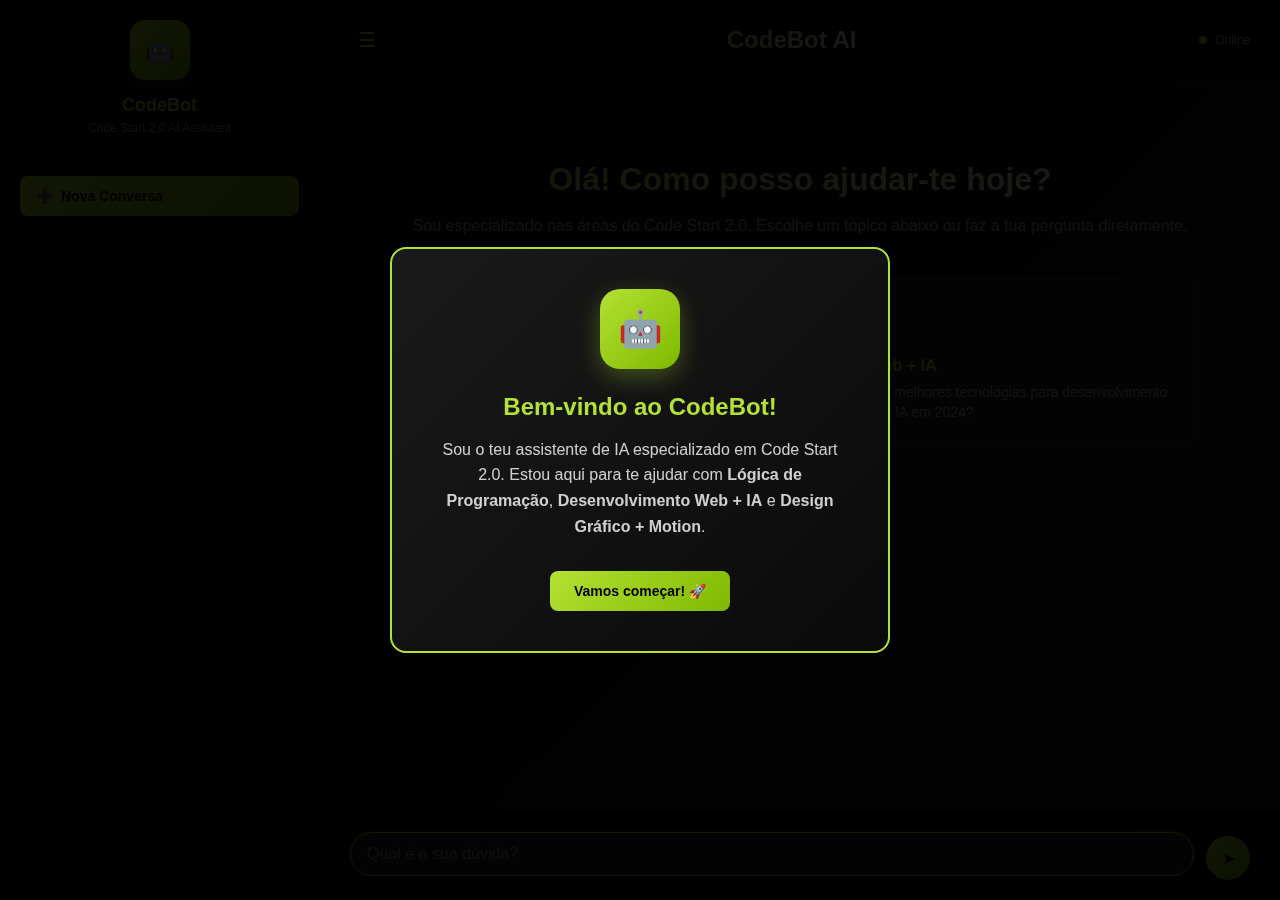
<file: assistente.html>
<!DOCTYPE html>
<html lang="pt">
  <head>
    <meta charset="UTF-8" />
    <meta
      name="viewport"
      content="width=device-width, initial-scale=1.0, maximum-scale=1.0, user-scalable=no"
    />
    <title>CodeBot - Assistente Code Start 2.0</title>
    <style>
      * {
        margin: 0;
        padding: 0;
        box-sizing: border-box;
      }

      body {
        font-family: Arial, sans-serif;
        background: linear-gradient(135deg, #0a0a0a 0%, #1a1a1a 100%);
        color: #ffffff;
        height: 100vh;
        overflow: hidden;
      }

      .app-container {
        display: flex;
        height: 100vh;
        position: relative;
      }

      /* Sidebar */
      .sidebar {
        width: 320px;
        background: rgba(0, 0, 0, 0.8);
        backdrop-filter: blur(10px);
        border-right: 1px solid rgba(179, 226, 52, 0.2);
        display: flex;
        flex-direction: column;
        transition: transform 0.3s ease;
        z-index: 100;
      }

      .sidebar.hidden {
        transform: translateX(-100%);
      }

      .sidebar-header {
        padding: 20px;
        border-bottom: 1px solid rgba(179, 226, 52, 0.1);
        text-align: center;
      }

      .logo {
        width: 60px;
        height: 60px;
        background: linear-gradient(135deg, #b3e234, #7fb800);
        border-radius: 15px;
        display: flex;
        align-items: center;
        justify-content: center;
        margin: 0 auto 15px;
        font-size: 24px;
        color: #000;
        box-shadow: 0 4px 20px rgba(179, 226, 52, 0.3);
      }

      .app-title {
        font-size: 18px;
        font-weight: bold;
        color: #b3e234;
        margin-bottom: 5px;
      }

      .app-subtitle {
        font-size: 12px;
        color: rgba(255, 255, 255, 0.6);
      }

      .new-chat-btn {
        margin: 20px;
        padding: 12px 16px;
        background: linear-gradient(135deg, #b3e234, #7fb800);
        border: none;
        border-radius: 8px;
        color: #000;
        font-weight: bold;
        cursor: pointer;
        transition: all 0.2s ease;
        display: flex;
        align-items: center;
        gap: 8px;
        font-size: 14px;
      }

      .new-chat-btn:hover {
        transform: translateY(-2px);
        box-shadow: 0 4px 12px rgba(179, 226, 52, 0.4);
      }

      .chat-list {
        flex: 1;
        overflow-y: auto;
        padding: 0 20px 20px;
      }

      .chat-item {
        padding: 12px 16px;
        margin-bottom: 8px;
        background: rgba(255, 255, 255, 0.05);
        border: 1px solid rgba(255, 255, 255, 0.1);
        border-radius: 8px;
        cursor: pointer;
        transition: all 0.2s ease;
        position: relative;
      }

      .chat-item:hover {
        background: rgba(179, 226, 52, 0.1);
        border-color: rgba(179, 226, 52, 0.3);
      }

      .chat-item.active {
        background: rgba(179, 226, 52, 0.15);
        border-color: rgba(179, 226, 52, 0.5);
      }

      .chat-item.active::before {
        content: "";
        position: absolute;
        left: 0;
        top: 0;
        width: 3px;
        height: 100%;
        background: #b3e234;
        border-radius: 0 2px 2px 0;
      }

      .chat-title {
        font-size: 13px;
        font-weight: 500;
        margin-bottom: 4px;
        white-space: nowrap;
        overflow: hidden;
        text-overflow: ellipsis;
      }

      .chat-time {
        font-size: 11px;
        color: rgba(255, 255, 255, 0.5);
      }

      /* Main Content */
      .main-content {
        flex: 1;
        display: flex;
        flex-direction: column;
        position: relative;
      }

      .header {
        padding: 20px 30px;
        background: rgba(0, 0, 0, 0.6);
        backdrop-filter: blur(10px);
        border-bottom: 1px solid rgba(255, 255, 255, 0.1);
        display: flex;
        align-items: center;
        justify-content: space-between;
      }

      .sidebar-toggle {
        background: none;
        border: none;
        color: #b3e234;
        font-size: 20px;
        cursor: pointer;
        padding: 8px;
        border-radius: 6px;
        transition: background 0.2s ease;
      }

      .sidebar-toggle:hover {
        background: rgba(179, 226, 52, 0.1);
      }

      .header-title {
        font-size: 24px;
        font-weight: bold;
        background: linear-gradient(135deg, #b3e234, #ffffff);
        -webkit-background-clip: text;
        -webkit-text-fill-color: transparent;
      }

      .status {
        display: flex;
        align-items: center;
        gap: 8px;
        font-size: 12px;
        color: rgba(255, 255, 255, 0.7);
      }

      .status-dot {
        width: 8px;
        height: 8px;
        background: #b3e234;
        border-radius: 50%;
        animation: pulse 2s infinite;
      }

      @keyframes pulse {
        0%,
        100% {
          opacity: 1;
        }
        50% {
          opacity: 0.5;
        }
      }

      /* Chat Area */
      .chat-area {
        flex: 1;
        overflow-y: auto;
        padding: 30px;
        background: linear-gradient(
          135deg,
          rgba(0, 0, 0, 0.3) 0%,
          rgba(179, 226, 52, 0.02) 100%
        );
        -webkit-overflow-scrolling: touch;
        overscroll-behavior: contain;
      }

      .welcome-screen {
        text-align: center;
        max-width: 800px;
        margin: 50px auto;
      }

      .welcome-title {
        font-size: 32px;
        font-weight: bold;
        background: linear-gradient(135deg, #b3e234, #ffffff);
        -webkit-background-clip: text;
        -webkit-text-fill-color: transparent;
        margin-bottom: 16px;
      }

      .welcome-subtitle {
        font-size: 16px;
        color: rgba(255, 255, 255, 0.7);
        margin-bottom: 40px;
        line-height: 1.5;
      }

      .suggestions-grid {
        display: grid;
        grid-template-columns: repeat(auto-fit, minmax(280px, 1fr));
        gap: 20px;
        margin-top: 40px;
      }

      .suggestion-card {
        background: rgba(255, 255, 255, 0.06);
        border: 1px solid rgba(255, 255, 255, 0.1);
        border-radius: 12px;
        padding: 24px;
        cursor: pointer;
        transition: all 0.3s ease;
        text-align: left;
      }

      .suggestion-card:hover {
        background: rgba(179, 226, 52, 0.1);
        border-color: rgba(179, 226, 52, 0.3);
        transform: translateY(-2px);
        box-shadow: 0 8px 25px rgba(179, 226, 52, 0.15);
      }

      .suggestion-icon {
        font-size: 32px;
        margin-bottom: 16px;
        display: block;
      }

      .suggestion-title {
        font-size: 16px;
        font-weight: bold;
        color: #b3e234;
        margin-bottom: 8px;
      }

      .suggestion-description {
        font-size: 14px;
        color: rgba(255, 255, 255, 0.7);
        line-height: 1.4;
      }

      /* Messages */
      .message {
        margin-bottom: 24px;
        animation: slideIn 0.3s ease-out;
      }

      @keyframes slideIn {
        from {
          opacity: 0;
          transform: translateY(20px);
        }
        to {
          opacity: 1;
          transform: translateY(0);
        }
      }

      .message.user {
        display: flex;
        justify-content: flex-end;
      }

      .message.assistant {
        display: flex;
        justify-content: flex-start;
      }

      .message-bubble {
        max-width: 70%;
        padding: 16px 20px;
        border-radius: 18px;
        position: relative;
        word-wrap: break-word;
      }

      .message.user .message-bubble {
        background: linear-gradient(135deg, #b3e234, #7fb800);
        color: #000;
        border-bottom-right-radius: 4px;
      }

      .message.assistant .message-bubble {
        background: rgba(255, 255, 255, 0.08);
        color: #ffffff;
        border: 1px solid rgba(255, 255, 255, 0.1);
        border-bottom-left-radius: 4px;
      }

      .message-content {
        line-height: 1.5;
        font-size: 14px;
      }

      .message-content h3 {
        color: #b3e234;
        font-size: 16px;
        margin: 16px 0 8px 0;
      }

      .message-content h4 {
        color: #b3e234;
        font-size: 14px;
        margin: 12px 0 6px 0;
      }

      .message-content ul,
      .message-content ol {
        margin: 8px 0 8px 20px;
      }

      .message-content li {
        margin: 4px 0;
      }

      .message-content code {
        background: rgba(179, 226, 52, 0.2);
        color: #b3e234;
        padding: 2px 6px;
        border-radius: 4px;
        font-family: "Courier New", monospace;
        font-size: 13px;
      }

      .message-content strong {
        color: #b3e234;
        font-weight: bold;
      }

      /* Typing Indicator */
      .typing-indicator {
        display: none;
        justify-content: flex-start;
        margin-bottom: 24px;
      }

      .typing-bubble {
        background: rgba(255, 255, 255, 0.08);
        border: 1px solid rgba(255, 255, 255, 0.1);
        border-radius: 18px;
        border-bottom-left-radius: 4px;
        padding: 16px 20px;
        display: flex;
        align-items: center;
        gap: 12px;
      }

      .typing-text {
        color: #b3e234;
        font-size: 14px;
        font-weight: 500;
      }

      .typing-dots {
        display: flex;
        gap: 4px;
      }

      .typing-dot {
        width: 6px;
        height: 6px;
        background: #b3e234;
        border-radius: 50%;
        animation: bounce 1.4s infinite ease-in-out;
      }

      .typing-dot:nth-child(1) {
        animation-delay: -0.32s;
      }
      .typing-dot:nth-child(2) {
        animation-delay: -0.16s;
      }
      .typing-dot:nth-child(3) {
        animation-delay: 0s;
      }

      @keyframes bounce {
        0%,
        80%,
        100% {
          transform: scale(0);
          opacity: 0.3;
        }
        40% {
          transform: scale(1);
          opacity: 1;
        }
      }

      /* Input Area */
      .input-area {
        padding: 20px 30px;
        background: rgba(0, 0, 0, 0.8);
        backdrop-filter: blur(10px);
        border-top: 1px solid rgba(255, 255, 255, 0.1);
      }

      .input-container {
        display: flex;
        gap: 12px;
        align-items: flex-end;
        max-width: 100%;
      }

      .input-wrapper {
        flex: 1;
        position: relative;
      }

      .message-input {
        width: 100%;
        min-height: 44px;
        max-height: 120px;
        padding: 12px 16px;
        background: rgba(255, 255, 255, 0.08);
        border: 1px solid rgba(255, 255, 255, 0.2);
        border-radius: 22px;
        color: #ffffff;
        font-size: 16px;
        font-family: Arial, sans-serif;
        resize: none;
        outline: none;
        transition: all 0.2s ease;
      }

      .message-input:focus {
        border-color: #b3e234;
        background: rgba(255, 255, 255, 0.12);
        box-shadow: 0 0 0 2px rgba(179, 226, 52, 0.2);
      }

      .message-input::placeholder {
        color: rgba(255, 255, 255, 0.5);
      }

      .send-btn {
        width: 44px;
        height: 44px;
        background: linear-gradient(135deg, #b3e234, #7fb800);
        border: none;
        border-radius: 50%;
        color: #000;
        font-size: 16px;
        cursor: pointer;
        transition: all 0.2s ease;
        display: flex;
        align-items: center;
        justify-content: center;
        flex-shrink: 0;
      }

      .send-btn:hover {
        transform: scale(1.05);
        box-shadow: 0 4px 12px rgba(179, 226, 52, 0.4);
      }

      .send-btn:disabled {
        opacity: 0.5;
        cursor: not-allowed;
        transform: none;
      }

      /* Welcome Modal */
      .modal {
        position: fixed;
        top: 0;
        left: 0;
        width: 100%;
        height: 100%;
        background: rgba(0, 0, 0, 0.9);
        display: flex;
        align-items: center;
        justify-content: center;
        z-index: 1000;
        animation: modalFadeIn 0.3s ease-out;
      }

      @keyframes modalFadeIn {
        from {
          opacity: 0;
        }
        to {
          opacity: 1;
        }
      }

      .modal-content {
        background: linear-gradient(135deg, #1a1a1a, #0a0a0a);
        border: 2px solid #b3e234;
        border-radius: 16px;
        padding: 40px;
        max-width: 500px;
        width: 90%;
        text-align: center;
        animation: modalSlideIn 0.4s ease-out;
      }

      @keyframes modalSlideIn {
        from {
          opacity: 0;
          transform: scale(0.9) translateY(-20px);
        }
        to {
          opacity: 1;
          transform: scale(1) translateY(0);
        }
      }

      .modal-logo {
        width: 80px;
        height: 80px;
        background: linear-gradient(135deg, #b3e234, #7fb800);
        border-radius: 20px;
        display: flex;
        align-items: center;
        justify-content: center;
        margin: 0 auto 24px;
        font-size: 36px;
        color: #000;
        box-shadow: 0 8px 25px rgba(179, 226, 52, 0.3);
      }

      .modal-title {
        font-size: 24px;
        font-weight: bold;
        color: #b3e234;
        margin-bottom: 16px;
      }

      .modal-description {
        font-size: 16px;
        color: rgba(255, 255, 255, 0.8);
        line-height: 1.6;
        margin-bottom: 32px;
      }

      .modal-btn {
        background: linear-gradient(135deg, #b3e234, #7fb800);
        border: none;
        padding: 12px 24px;
        border-radius: 8px;
        color: #000;
        font-weight: bold;
        font-size: 14px;
        cursor: pointer;
        transition: all 0.2s ease;
      }

      .modal-btn:hover {
        transform: translateY(-2px);
        box-shadow: 0 4px 12px rgba(179, 226, 52, 0.4);
      }

      /* Scrollbar */
      ::-webkit-scrollbar {
        width: 6px;
      }

      ::-webkit-scrollbar-track {
        background: rgba(255, 255, 255, 0.05);
      }

      ::-webkit-scrollbar-thumb {
        background: rgba(179, 226, 52, 0.6);
        border-radius: 3px;
      }

      ::-webkit-scrollbar-thumb:hover {
        background: rgba(179, 226, 52, 0.8);
      }

      /* Responsive */
      /* Substitui/atualiza as media queries existentes */
      @media (max-width: 768px) {
        .sidebar {
          width: 80%;
          max-width: 320px;
          position: fixed;
          height: 100%;
          z-index: 200;
          transform: translateX(-100%);
        }

        .sidebar.visible {
          transform: translateX(0);
        }

        .sidebar-overlay {
          display: none;
          position: fixed;
          top: 0;
          left: 0;
          width: 100%;
          height: 100%;
          background: rgba(0, 0, 0, 0.7);
          z-index: 150;
        }

        .sidebar-overlay.active {
          display: block;
        }

        .header {
          padding: 15px 20px;
        }

        .chat-area {
          padding: 20px;
        }

        .input-area {
          padding: 15px 20px;
        }

        .suggestions-grid {
          grid-template-columns: 1fr;
          gap: 15px;
        }

        .suggestion-card {
          padding: 20px;
        }
      }

      /* Overlay for mobile sidebar */
      .sidebar-overlay {
        position: fixed;
        top: 0;
        left: 0;
        width: 100%;
        height: 100%;
        background: rgba(0, 0, 0, 0.5);
        z-index: 150;
        display: none;
      }

      @media (max-width: 768px) {
        .sidebar-overlay.active {
          display: block;
        }
      }
    </style>
  </head>
  <body>
    <!-- Welcome Modal -->
    <div id="welcomeModal" class="modal" style="display: none">
      <div class="modal-content">
        <div class="modal-logo">🤖</div>
        <h2 class="modal-title">Bem-vindo ao CodeBot!</h2>
        <p class="modal-description">
          Sou o teu assistente de IA especializado em Code Start 2.0. Estou aqui
          para te ajudar com <strong>Lógica de Programação</strong>,
          <strong>Desenvolvimento Web + IA</strong> e
          <strong>Design Gráfico + Motion</strong>.
        </p>
        <button class="modal-btn" onclick="closeWelcomeModal()">
          Vamos começar! 🚀
        </button>
      </div>
    </div>

    <!-- Sidebar Overlay for Mobile -->
    <div
      class="sidebar-overlay"
      id="sidebarOverlay"
      onclick="toggleSidebar()"
    ></div>

    <div class="app-container">
      <!-- Sidebar -->
      <div class="sidebar" id="sidebar">
        <div class="sidebar-header">
          <div class="logo">🤖</div>
          <div class="app-title">
            <a
              href="https://codestart20.vercel.app"
              style="color: #b3e234; text-decoration: none"
              >CodeBot</a
            >
          </div>
          <div class="app-subtitle">Code Start 2.0 AI Assistant</div>
        </div>

        <button class="new-chat-btn" onclick="startNewChat()">
          <span>➕</span>
          Nova Conversa
        </button>

        <div class="chat-list" id="chatList">
          <!-- Chat history will be loaded here -->
        </div>
      </div>

      <!-- Main Content -->
      <div class="main-content">
        <div class="header">
          <button class="sidebar-toggle" onclick="toggleSidebar()">☰</button>
          <h1 class="header-title">CodeBot AI</h1>
          <div class="status">
            <div class="status-dot"></div>
            Online
          </div>
        </div>

        <div class="chat-area" id="chatArea">
          <!-- Welcome Screen -->
          <div class="welcome-screen" id="welcomeScreen">
            <h2 class="welcome-title">Olá! Como posso ajudar-te hoje?</h2>
            <p class="welcome-subtitle">
              Sou especializado nas áreas do Code Start 2.0. Escolhe um tópico
              abaixo ou faz a tua pergunta diretamente.
            </p>

            <div class="suggestions-grid">
              <div
                class="suggestion-card"
                onclick="sendSuggestion('Como posso começar a aprender lógica de programação do zero?')"
              >
                <span class="suggestion-icon">🧠</span>
                <h4 class="suggestion-title">Lógica de Programação</h4>
                <p class="suggestion-description">
                  Como posso começar a aprender lógica de programação do zero?
                </p>
              </div>

              <div
                class="suggestion-card"
                onclick="sendSuggestion('Quais as melhores tecnologias para desenvolvimento web com IA em 2024?')"
              >
                <span class="suggestion-icon">🌐</span>
                <h4 class="suggestion-title">Dev Web + IA</h4>
                <p class="suggestion-description">
                  Quais as melhores tecnologias para desenvolvimento web com IA
                  em 2024?
                </p>
              </div>

              <div
                class="suggestion-card"
                onclick="sendSuggestion('Como criar designs gráficos profissionais e animações impactantes?')"
              >
                <span class="suggestion-icon">🎨</span>
                <h4 class="suggestion-title">Design Gráfico + Motion</h4>
                <p class="suggestion-description">
                  Como criar designs gráficos profissionais e animações
                  impactantes?
                </p>
              </div>
            </div>
          </div>

          <!-- Typing Indicator -->
          <div class="typing-indicator" id="typingIndicator">
            <div class="typing-bubble">
              <span class="typing-text">CodeBot está a responder</span>
              <div class="typing-dots">
                <div class="typing-dot"></div>
                <div class="typing-dot"></div>
                <div class="typing-dot"></div>
              </div>
            </div>
          </div>
        </div>

        <div class="input-area">
          <div class="input-container">
            <div class="input-wrapper">
              <textarea
                id="messageInput"
                class="message-input"
                placeholder="Qual é a sua dúvida?"
                rows="1"
                onkeydown="handleKeyDown(event)"
                oninput="autoResize(this)"
              ></textarea>
            </div>
            <button
              id="sendBtn"
              class="send-btn"
              onclick="sendMessage()"
              title="Enviar mensagem"
            >
              ➤
            </button>
          </div>
        </div>
      </div>
    </div>

    <script>
      class CodeBotAssistant {
        constructor() {
          // CONFIGURA AQUI A TUA API KEY DO GEMINI
          this.webhookUrl = "https://2b980ae7c4e1.ngrok-free.app/webhook/codebot";

          this.currentChatId = null;
          this.chats = this.loadChats();
          this.sidebarVisible = true;

          this.init();
        }

        init() {
          this.loadChatHistory();
          this.checkFirstVisit();
          this.setupEventListeners();

          // Focus input
          document.getElementById("messageInput").focus();
        }

        checkFirstVisit() {
          const hasVisited = localStorage.getItem("codebotHasVisited");
          if (!hasVisited) {
            document.getElementById("welcomeModal").style.display = "flex";
            localStorage.setItem("codebotHasVisited", "true");
          }
        }

        setupEventListeners() {
          // Auto-resize textarea
          const input = document.getElementById("messageInput");
          input.addEventListener("input", () => this.autoResize(input));

          // Handle window resize
          window.addEventListener("resize", () => this.handleResize());
        }

        // Chat Management
        loadChats() {
          const saved = localStorage.getItem("codebotChats");
          return saved ? JSON.parse(saved) : {};
        }

        saveChats() {
          localStorage.setItem("codebotChats", JSON.stringify(this.chats));
        }

        generateChatId() {
          return (
            "chat_" + Date.now() + "_" + Math.random().toString(36).substr(2, 9)
          );
        }

        startNewChat() {
          this.currentChatId = this.generateChatId();
          this.chats[this.currentChatId] = {
            title: "Nova Conversa",
            messages: [],
            timestamp: Date.now(),
          };
          this.saveChats();
          this.loadChatHistory();
          this.clearChatArea();
          this.showWelcomeScreen();

          // Focus input
          document.getElementById("messageInput").focus();
        }

        loadChat(chatId) {
          this.currentChatId = chatId;
          this.clearChatArea();

          const chat = this.chats[chatId];
          if (chat && chat.messages.length > 0) {
            chat.messages.forEach((msg) => {
              this.displayMessage(msg.content, msg.role);
            });
          } else {
            this.showWelcomeScreen();
          }

          this.updateActiveChatItem();
          this.scrollToBottom();
        }

        updateChatTitle(chatId, firstMessage) {
          if (this.chats[chatId]) {
            const title =
              firstMessage.length > 50
                ? firstMessage.substring(0, 50) + "..."
                : firstMessage;
            this.chats[chatId].title = title;
            this.saveChats();
            this.loadChatHistory();
          }
        }

        loadChatHistory() {
          const chatList = document.getElementById("chatList");
          chatList.innerHTML = "";

          const sortedChats = Object.entries(this.chats).sort(
            ([, a], [, b]) => b.timestamp - a.timestamp
          );

          sortedChats.forEach(([chatId, chat]) => {
            const chatItem = document.createElement("div");
            chatItem.className = "chat-item";
            if (chatId === this.currentChatId) {
              chatItem.classList.add("active");
            }

            chatItem.onclick = () => this.loadChat(chatId);

            const timeStr = new Date(chat.timestamp).toLocaleDateString(
              "pt-PT",
              {
                day: "2-digit",
                month: "2-digit",
                hour: "2-digit",
                minute: "2-digit",
              }
            );

            chatItem.innerHTML = `
                        <div class="chat-title">${chat.title}</div>
                        <div class="chat-time">${timeStr}</div>
                    `;

            chatList.appendChild(chatItem);
          });
        }

        updateActiveChatItem() {
          document.querySelectorAll(".chat-item").forEach((item) => {
            item.classList.remove("active");
          });

          const chatItems = Array.from(document.querySelectorAll(".chat-item"));
          const sortedChatIds = Object.entries(this.chats)
            .sort(([, a], [, b]) => b.timestamp - a.timestamp)
            .map(([id]) => id);

          const activeIndex = sortedChatIds.indexOf(this.currentChatId);
          if (activeIndex !== -1 && chatItems[activeIndex]) {
            chatItems[activeIndex].classList.add("active");
          }
        }

        // Message Handling
        async sendMessage(content = null) {
          const input = document.getElementById("messageInput");
          const sendBtn = document.getElementById("sendBtn");

          const message = content || input.value.trim();
          if (!message) return;

          // Clear input and disable send button
          input.value = "";
          this.autoResize(input);
          sendBtn.disabled = true;

          // Hide welcome screen
          this.hideWelcomeScreen();

          // Create new chat if needed
          if (!this.currentChatId) {
            this.startNewChat();
          }

          // Display user message
          this.displayMessage(message, "user");
          this.addMessageToChat(message, "user");

          // Update chat title if first message
          if (this.chats[this.currentChatId].messages.length === 1) {
            this.updateChatTitle(this.currentChatId, message);
          }

          // Show typing indicator
          this.showTypingIndicator();

          try {
            // Get AI response
            const response = await this.getGeminiResponse(message);

            // Hide typing indicator and show response
            this.hideTypingIndicator();
            this.displayMessage(response, "assistant");
            this.addMessageToChat(response, "assistant");
          } catch (error) {
            console.error("Error:", error);
            this.hideTypingIndicator();

            let errorMessage = "😔 Desculpa, ocorreu um erro. ";
            if (error.message.includes("API key")) {
              errorMessage +=
                "Verifica se a tua API key do Gemini está correta.";
            } else if (
              error.message.includes("quota") ||
              error.message.includes("limit")
            ) {
              errorMessage +=
                "Limite de API atingido. Tenta novamente mais tarde.";
            } else {
              errorMessage += "Tenta novamente em alguns momentos.";
            }

            this.displayMessage(errorMessage, "assistant");
            this.addMessageToChat(errorMessage, "assistant");
          }

          sendBtn.disabled = false;
          document.getElementById("messageInput").focus();
          this.saveChats();
        }

        async getGeminiResponse(message) {
          const webhookUrl = "https://2b980ae7c4e1.ngrok-free.app/webhook/codebot";

          const requestBody = {
            message: message,
            chatId: this.currentChatId,
            timestamp: Date.now(),
          };

          try {
            console.log(
              "🔄 ENVIANDO PARA N8N:",
              JSON.stringify(requestBody, null, 2)
            );

            const response = await fetch(webhookUrl, {
              method: "POST",
              headers: { "Content-Type": "application/json" },
              body: JSON.stringify(requestBody),
            });

            console.log("📊 STATUS:", response.status, response.statusText);

            if (!response.ok) {
              throw new Error(
                `Erro HTTP: ${response.status} ${response.statusText}`
              );
            }

            let data;
            try {
              data = await response.json();
              console.log("✅ JSON RECEBIDO:", data);

              // Se for array com output
              if (Array.isArray(data) && data.length > 0 && data[0].output) {
                return data[0].output;
              }

              // Procura campos possíveis de resposta
              const possibleFields = [
                "response",
                "chatOutput",
                "output",
                "text",
                "message",
                "data",
              ];
              for (const field of possibleFields) {
                if (data[field]) return data[field];
              }

              // Se não encontrou campo conhecido, devolve JSON como string limpa
              return JSON.stringify(data);
            } catch {
              // Se não for JSON, lê como texto puro
              const textData = await response.text();
              console.log("📄 TEXTO PURO RECEBIDO:", textData);
              if (!textData || textData.trim() === "")
                return "ERRO: n8n devolveu vazio";
              return textData;
            }
          } catch (error) {
            console.error("💥 ERRO AO CHAMAR N8N:", error);
            return `ERRO: ${error.message}`;
          }
        }

        addMessageToChat(content, role) {
          if (!this.currentChatId || !this.chats[this.currentChatId]) return;

          this.chats[this.currentChatId].messages.push({
            content,
            role,
            timestamp: Date.now(),
          });
        }

        displayMessage(content, role) {
          const chatArea = document.getElementById("chatArea");

          const messageDiv = document.createElement("div");
          messageDiv.className = `message ${role}`;

          const bubble = document.createElement("div");
          bubble.className = "message-bubble";

          const messageContent = document.createElement("div");
          messageContent.className = "message-content";
          messageContent.innerHTML = this.formatMessage(content);

          bubble.appendChild(messageContent);
          messageDiv.appendChild(bubble);
          chatArea.appendChild(messageDiv);

          this.scrollToBottom();
        }

        formatMessage(content) {
          // Escape HTML
          const div = document.createElement("div");
          div.textContent = content;
          let escaped = div.innerHTML;

          // Aplica formatações básicas de Markdown
          return escaped
            .replace(/\*\*(.*?)\*\*/g, "<strong>$1</strong>")
            .replace(/\*(.*?)\*/g, "<em>$1</em>")
            .replace(/`(.*?)`/g, "<code>$1</code>")
            .replace(/^### (.*$)/gm, "<h4>$1</h4>")
            .replace(/^## (.*$)/gm, "<h3>$1</h3>")
            .replace(/^\d+\.\s/gm, "<br>") // corrigido: não mais texto indesejado
            .replace(/^[-•]\s/gm, "<br>• ")
            .replace(/\n\n/g, "</p><p>")
            .replace(/\n/g, "<br>")
            .replace(/^(.)/gm, "<p>$1")
            .replace(/(.*)$/gm, "$1</p>")
            .replace(/<p><\/p>/g, "")
            .replace(/<p>(<h[3-4]>)/g, "$1")
            .replace(/(<\/h[3-4]>)<\/p>/g, "$1");
        }

        // UI Controls
        showWelcomeScreen() {
          document.getElementById("welcomeScreen").style.display = "block";
        }

        hideWelcomeScreen() {
          document.getElementById("welcomeScreen").style.display = "none";
        }

        clearChatArea() {
          const chatArea = document.getElementById("chatArea");
          chatArea.innerHTML = `
                    <div class="welcome-screen" id="welcomeScreen" style="display: none;">
                        <h2 class="welcome-title">Olá! Como posso ajudar-te hoje?</h2>
                        <p class="welcome-subtitle">
                            Sou especializado nas áreas do Code Start 2.0. Escolhe um tópico abaixo ou faz a tua pergunta diretamente.
                        </p>
                        
                        <div class="suggestions-grid">
                             <div class="suggestion-card" onclick="sendSuggestion('Fala-me sobre o Code Start 2.0?')">
                                <span class="suggestion-icon">🚀</span>
                                <h4 class="suggestion-title">Code Start 2.0</h4>
                                <p class="suggestion-description">O que é o code start 2.0?</p>
                            </div>
                            <div class="suggestion-card" onclick="sendSuggestion('Como posso começar a aprender lógica de programação do zero?')">
                                <span class="suggestion-icon">🧠</span>
                                <h4 class="suggestion-title">Lógica de Programação</h4>
                                <p class="suggestion-description">Como posso começar a aprender lógica de programação do zero?</p>
                            </div>
                            
                            <div class="suggestion-card" onclick="sendSuggestion('Quais as melhores tecnologias para desenvolvimento web com IA em 2024?')">
                                <span class="suggestion-icon">🌐</span>
                                <h4 class="suggestion-title">Dev Web + IA</h4>
                                <p class="suggestion-description">Quais as melhores tecnologias para desenvolvimento web com IA em 2024?</p>
                            </div>
                            
                            <div class="suggestion-card" onclick="sendSuggestion('Como criar designs gráficos profissionais e animações impactantes?')">
                                <span class="suggestion-icon">🎨</span>
                                <h4 class="suggestion-title">Design Gráfico + Motion</h4>
                                <p class="suggestion-description">Como criar designs gráficos profissionais e animações impactantes?</p>
                            </div>
                        </div>
                    </div>

                    <div class="typing-indicator" id="typingIndicator">
                        <div class="typing-bubble">
                            <span class="typing-text">CodeBot está a responder</span>
                            <div class="typing-dots">
                                <div class="typing-dot"></div>
                                <div class="typing-dot"></div>
                                <div class="typing-dot"></div>
                            </div>
                        </div>
                    </div>
                `;
        }

        showTypingIndicator() {
          const typing = document.getElementById("typingIndicator");
          const chatArea = document.getElementById("chatArea");
          typing.style.display = "flex";
          if (chatArea.lastChild !== typing) {
            chatArea.appendChild(typing);
          }
          this.scrollToBottom();
        }

        hideTypingIndicator() {
          document.getElementById("typingIndicator").style.display = "none";
        }

        scrollToBottom() {
          const chatArea = document.getElementById("chatArea");
          chatArea.scrollTop = chatArea.scrollHeight;
        }

        // Sidebar Controls
        toggleSidebar() {
          const sidebar = document.getElementById("sidebar");
          const overlay = document.getElementById("sidebarOverlay");

          if (window.innerWidth <= 768) {
            // Mobile: toggle visibility
            sidebar.classList.toggle("visible");
            overlay.classList.toggle("active");
          } else {
            // Desktop: toggle hidden
            sidebar.classList.toggle("hidden");
          }
        }
        handleResize() {
          const sidebar = document.getElementById("sidebar");
          const overlay = document.getElementById("sidebarOverlay");

          if (window.innerWidth > 768) {
            // Desktop: remove mobile classes
            sidebar.classList.remove("visible");
            overlay.classList.remove("active");
          } else {
            // Mobile: ensure sidebar is hidden by default
            if (!sidebar.classList.contains("visible")) {
              overlay.classList.remove("active");
            }
          }
        }

        // Utility Methods
        autoResize(textarea) {
          textarea.style.height = "auto";
          textarea.style.height = Math.min(textarea.scrollHeight, 120) + "px";
        }

        sendSuggestion(suggestion) {
          this.sendMessage(suggestion);
        }
      }

      // Global Functions
      let codeBot;

      function closeWelcomeModal() {
        document.getElementById("welcomeModal").style.display = "none";
        document.getElementById("messageInput").focus();
      }

      function toggleSidebar() {
        codeBot.toggleSidebar();
      }

      function startNewChat() {
        codeBot.startNewChat();
      }

      function sendMessage() {
        codeBot.sendMessage();
      }

      function sendSuggestion(suggestion) {
        codeBot.sendSuggestion(suggestion);
      }

      function handleKeyDown(event) {
        if (event.key === "Enter" && !event.shiftKey) {
          event.preventDefault();
          sendMessage();
        }
      }

      function autoResize(textarea) {
        codeBot.autoResize(textarea);
      }

      // Initialize App
      document.addEventListener("DOMContentLoaded", function () {
        codeBot = new CodeBotAssistant();
      });
    </script>
  </body>
</html>
</file>
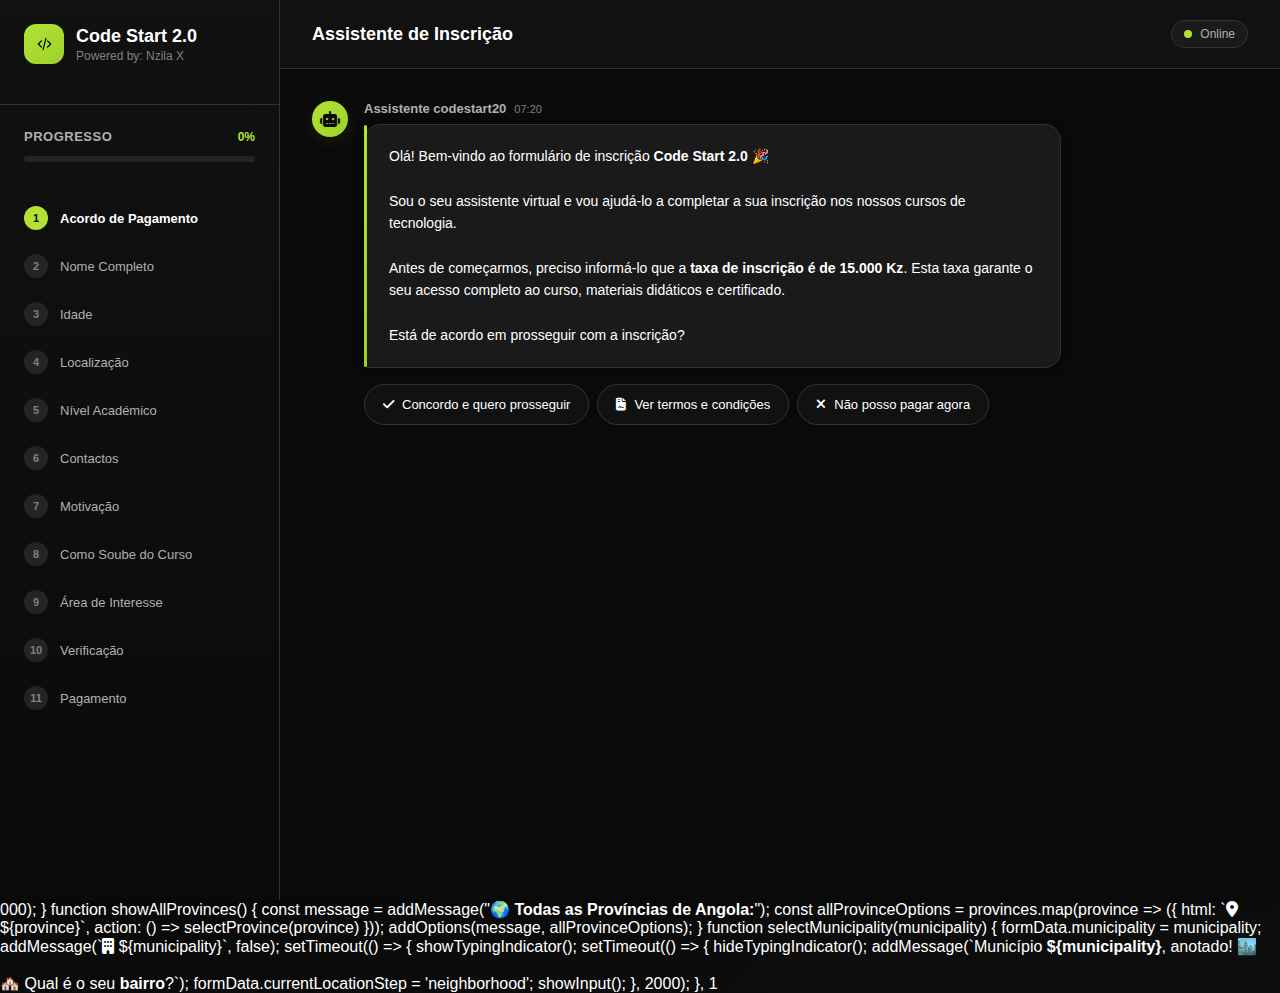
<file: form.html>
<!DOCTYPE html>
<html lang="pt">
<head>
    <meta charset="UTF-8">
    <meta name="viewport" content="width=device-width, initial-scale=1.0">
    <title>Code Start 2.0 - Assistente de Inscrição</title>
    <link href="https://cdnjs.cloudflare.com/ajax/libs/font-awesome/6.4.0/css/all.min.css" rel="stylesheet">
    <style>
        :root {
            --primary-green: #b3e234;
            --dark-green: #9dd129;
            --bg-primary: #0a0a0a;
            --bg-secondary: #111111;
            --bg-tertiary: #1a1a1a;
            --bg-quaternary: #242424;
            --text-primary: #ffffff;
            --text-secondary: #b0b0b0;
            --text-muted: #808080;
            --border-color: #333333;
            --shadow-primary: 0 4px 20px rgba(179, 226, 52, 0.1);
            --shadow-secondary: 0 2px 10px rgba(0, 0, 0, 0.3);
            --transition: all 0.3s cubic-bezier(0.4, 0, 0.2, 1);
        }

        * {
            margin: 0;
            padding: 0;
            box-sizing: border-box;
        }

        body {
            font-family: -apple-system, BlinkMacSystemFont, 'Segoe UI', 'Roboto', 'Oxygen', 'Ubuntu', 'Cantarell', sans-serif;
            background: linear-gradient(135deg, var(--bg-primary) 0%, #0f0f0f 100%);
            color: var(--text-primary);
            height: 100vh;
            overflow: hidden;
            -webkit-font-smoothing: antialiased;
            -moz-osx-font-smoothing: grayscale;
        }

        .app-container {
            display: flex;
            height: 100vh;
            max-width: 1600px;
            margin: 0 auto;
            box-shadow: var(--shadow-secondary);
        }

        /* Sidebar */
        .sidebar {
            width: 280px;
            background: linear-gradient(180deg, var(--bg-secondary) 0%, var(--bg-primary) 100%);
            border-right: 1px solid var(--border-color);
            display: flex;
            flex-direction: column;
            padding: 24px 0;
        }

        .logo-section {
            padding: 0 24px 32px;
            border-bottom: 1px solid var(--border-color);
            margin-bottom: 24px;
        }

        .logo {
            display: flex;
            align-items: center;
            gap: 12px;
            margin-bottom: 8px;
        }

        .logo-icon {
            width: 40px;
            height: 40px;
            background: linear-gradient(135deg, var(--primary-green), var(--dark-green));
            border-radius: 12px;
            display: flex;
            align-items: center;
            justify-content: center;
            font-size: 20px;
            color: var(--bg-primary);
            font-weight: bold;
        }

        .logo-text h1 {
            font-size: 18px;
            font-weight: 700;
            color: var(--text-primary);
            margin-bottom: 2px;
        }

        .logo-text p {
            font-size: 12px;
            color: var(--text-muted);
            font-weight: 500;
        }

        .progress-section {
            padding: 0 24px;
            margin-bottom: 32px;
        }

        .progress-header {
            display: flex;
            align-items: center;
            justify-content: space-between;
            margin-bottom: 12px;
        }

        .progress-title {
            font-size: 13px;
            color: var(--text-secondary);
            font-weight: 600;
            text-transform: uppercase;
            letter-spacing: 0.5px;
        }

        .progress-percentage {
            font-size: 12px;
            color: var(--primary-green);
            font-weight: 700;
        }

        .progress-bar {
            height: 6px;
            background: var(--bg-quaternary);
            border-radius: 3px;
            overflow: hidden;
            position: relative;
        }

        .progress-fill {
            height: 100%;
            background: linear-gradient(90deg, var(--primary-green), var(--dark-green));
            width: 0%;
            transition: width 0.8s cubic-bezier(0.4, 0, 0.2, 1);
            border-radius: 3px;
        }

        .steps-section {
            flex: 1;
            padding: 0 24px;
            overflow-y: auto;
        }

        .step-item {
            display: flex;
            align-items: center;
            gap: 12px;
            padding: 12px 0;
            transition: var(--transition);
        }

        .step-number {
            width: 24px;
            height: 24px;
            border-radius: 50%;
            display: flex;
            align-items: center;
            justify-content: center;
            font-size: 11px;
            font-weight: 700;
            transition: var(--transition);
        }

        .step-item.pending .step-number {
            background: var(--bg-quaternary);
            color: var(--text-muted);
        }

        .step-item.current .step-number {
            background: var(--primary-green);
            color: var(--bg-primary);
        }

        .step-item.completed .step-number {
            background: var(--primary-green);
            color: var(--bg-primary);
        }

        .step-text {
            font-size: 13px;
            color: var(--text-secondary);
            font-weight: 500;
            transition: var(--transition);
        }

        .step-item.current .step-text {
            color: var(--text-primary);
            font-weight: 600;
        }

        .step-item.completed .step-text {
            color: var(--text-secondary);
        }

        /* Main Content */
        .main-content {
            flex: 1;
            display: flex;
            flex-direction: column;
            background: var(--bg-primary);
        }

        .header {
            padding: 20px 32px;
            border-bottom: 1px solid var(--border-color);
            background: var(--bg-secondary);
            display: flex;
            align-items: center;
            justify-content: space-between;
        }

        .header-title {
            display: flex;
            align-items: center;
            gap: 12px;
        }

        .header-title h2 {
            font-size: 18px;
            font-weight: 600;
            color: var(--text-primary);
        }

        .status-indicator {
            display: flex;
            align-items: center;
            gap: 8px;
            padding: 6px 12px;
            background: var(--bg-tertiary);
            border-radius: 20px;
            border: 1px solid var(--border-color);
        }

        .status-dot {
            width: 8px;
            height: 8px;
            background: var(--primary-green);
            border-radius: 50%;
            animation: pulse 2s infinite;
        }

        @keyframes pulse {
            0%, 100% { opacity: 1; }
            50% { opacity: 0.5; }
        }

        .status-text {
            font-size: 12px;
            color: var(--text-secondary);
            font-weight: 500;
        }

        /* Chat Area */
        .chat-container {
            flex: 1;
            display: flex;
            flex-direction: column;
            height: calc(100vh - 80px);
        }

        .messages-area {
            flex: 1;
            overflow-y: auto;
            padding: 32px;
            scroll-behavior: smooth;
        }

        .messages-area::-webkit-scrollbar {
            width: 6px;
        }

        .messages-area::-webkit-scrollbar-track {
            background: var(--bg-secondary);
        }

        .messages-area::-webkit-scrollbar-thumb {
            background: var(--bg-quaternary);
            border-radius: 3px;
        }

        .message {
            margin-bottom: 32px;
            animation: messageSlideIn 0.5s cubic-bezier(0.4, 0, 0.2, 1);
        }

        @keyframes messageSlideIn {
            from {
                opacity: 0;
                transform: translateY(16px);
            }
            to {
                opacity: 1;
                transform: translateY(0);
            }
        }

        .bot-message {
            display: flex;
            align-items: flex-start;
            gap: 16px;
            max-width: 80%;
        }

        .bot-avatar {
            width: 36px;
            height: 36px;
            background: linear-gradient(135deg, var(--primary-green), var(--dark-green));
            border-radius: 18px;
            display: flex;
            align-items: center;
            justify-content: center;
            flex-shrink: 0;
            box-shadow: var(--shadow-primary);
        }

        .bot-avatar i {
            color: var(--bg-primary);
            font-size: 16px;
        }

        .bot-content {
            flex: 1;
        }

        .message-header {
            display: flex;
            align-items: center;
            gap: 8px;
            margin-bottom: 8px;
        }

        .bot-name {
            font-size: 13px;
            font-weight: 600;
            color: var(--text-secondary);
        }

        .message-time {
            font-size: 11px;
            color: var(--text-muted);
        }

        .bot-text {
            background: var(--bg-tertiary);
            border: 1px solid var(--border-color);
            padding: 20px 24px;
            border-radius: 16px 16px 16px 4px;
            color: var(--text-primary);
            line-height: 1.6;
            font-size: 14px;
            position: relative;
            box-shadow: var(--shadow-secondary);
        }

        .bot-text::before {
            content: '';
            position: absolute;
            left: -1px;
            top: 0;
            width: 3px;
            height: 100%;
            background: linear-gradient(180deg, var(--primary-green), var(--dark-green));
            border-radius: 2px;
        }

        .user-message {
            display: flex;
            justify-content: flex-end;
            margin-bottom: 24px;
        }

        .user-content {
            max-width: 70%;
            display: flex;
            flex-direction: column;
            align-items: flex-end;
        }

        .user-text {
            background: linear-gradient(135deg, var(--primary-green), var(--dark-green));
            color: var(--bg-primary);
            padding: 16px 20px;
            border-radius: 16px 16px 4px 16px;
            font-size: 14px;
            font-weight: 500;
            line-height: 1.5;
            box-shadow: var(--shadow-primary);
        }

        /* Options */
        .options-container {
            display: flex;
            flex-wrap: wrap;
            gap: 8px;
            margin-top: 16px;
        }

        .option-btn {
            padding: 12px 18px;
            background: var(--bg-secondary);
            color: var(--text-primary);
            border: 1px solid var(--border-color);
            border-radius: 24px;
            cursor: pointer;
            transition: var(--transition);
            font-size: 13px;
            font-weight: 500;
            display: flex;
            align-items: center;
            gap: 8px;
        }

        .option-btn:hover {
            background: var(--bg-quaternary);
            border-color: var(--primary-green);
            transform: translateY(-1px);
            box-shadow: var(--shadow-primary);
        }

        .option-btn:active {
            transform: translateY(0);
        }

        /* Typing Indicator */
        .typing-indicator {
            display: none;
            align-items: flex-start;
            gap: 16px;
            margin-bottom: 24px;
        }

        .typing-content {
            background: var(--bg-tertiary);
            border: 1px solid var(--border-color);
            padding: 16px 24px;
            border-radius: 16px 16px 16px 4px;
            display: flex;
            align-items: center;
            gap: 8px;
        }

        .typing-dots {
            display: flex;
            gap: 4px;
        }

        .typing-dot {
            width: 6px;
            height: 6px;
            background: var(--primary-green);
            border-radius: 50%;
            animation: typingBounce 1.4s infinite ease-in-out;
        }

        .typing-dot:nth-child(1) { animation-delay: -0.32s; }
        .typing-dot:nth-child(2) { animation-delay: -0.16s; }
        .typing-dot:nth-child(3) { animation-delay: 0; }

        @keyframes typingBounce {
            0%, 80%, 100% {
                transform: scale(0);
                opacity: 0.5;
            }
            40% {
                transform: scale(1);
                opacity: 1;
            }
        }

        .typing-text {
            font-size: 13px;
            color: var(--text-secondary);
            margin-left: 8px;
        }

        /* Input Area */
        .input-area {
            padding: 24px 32px;
            border-top: 1px solid var(--border-color);
            background: var(--bg-secondary);
        }

        .input-container {
            display: flex;
            align-items: flex-end;
            gap: 12px;
            max-width: 100%;
        }

        .input-wrapper {
            flex: 1;
            position: relative;
        }

        .input-field {
            width: 100%;
            min-height: 48px;
            max-height: 120px;
            padding: 14px 50px 14px 20px;
            background: var(--bg-tertiary);
            border: 1px solid var(--border-color);
            border-radius: 24px;
            color: var(--text-primary);
            font-size: 14px;
            line-height: 1.4;
            resize: none;
            outline: none;
            transition: var(--transition);
            font-family: inherit;
        }

        .input-field:focus {
            border-color: var(--primary-green);
            box-shadow: 0 0 0 3px rgba(179, 226, 52, 0.1);
        }

        .input-field::placeholder {
            color: var(--text-muted);
        }

        .attachment-btn {
            position: absolute;
            right: 12px;
            top: 50%;
            transform: translateY(-50%);
            width: 32px;
            height: 32px;
            background: transparent;
            border: none;
            border-radius: 16px;
            color: var(--text-muted);
            cursor: pointer;
            display: flex;
            align-items: center;
            justify-content: center;
            transition: var(--transition);
        }

        .attachment-btn:hover {
            background: var(--bg-quaternary);
            color: var(--text-primary);
        }

        .send-btn {
            width: 48px;
            height: 48px;
            background: linear-gradient(135deg, var(--primary-green), var(--dark-green));
            border: none;
            border-radius: 24px;
            color: var(--bg-primary);
            cursor: pointer;
            display: flex;
            align-items: center;
            justify-content: center;
            transition: var(--transition);
            box-shadow: var(--shadow-primary);
        }

        .send-btn:hover {
            transform: translateY(-2px);
            box-shadow: 0 6px 25px rgba(179, 226, 52, 0.3);
        }

        .send-btn:active {
            transform: translateY(0);
        }

        .send-btn:disabled {
            opacity: 0.5;
            cursor: not-allowed;
            transform: none;
        }

        /* Agreement Modal */
        .modal-overlay {
            position: fixed;
            top: 0;
            left: 0;
            width: 100%;
            height: 100%;
            background: rgba(0, 0, 0, 0.8);
            backdrop-filter: blur(8px);
            display: none;
            align-items: center;
            justify-content: center;
            z-index: 1000;
            padding: 24px;
        }

        .modal-content {
            background: var(--bg-secondary);
            border: 1px solid var(--border-color);
            border-radius: 20px;
            max-width: 600px;
            max-height: 90vh;
            overflow-y: auto;
            box-shadow: 0 20px 60px rgba(0, 0, 0, 0.5);
            animation: modalSlideIn 0.3s cubic-bezier(0.4, 0, 0.2, 1);
        }

        @keyframes modalSlideIn {
            from {
                opacity: 0;
                transform: scale(0.95) translateY(20px);
            }
            to {
                opacity: 1;
                transform: scale(1) translateY(0);
            }
        }

        .modal-header {
            padding: 32px 32px 0;
            text-align: center;
        }

        .modal-header h2 {
            color: var(--primary-green);
            font-size: 24px;
            font-weight: 700;
            margin-bottom: 8px;
        }

        .modal-body {
            padding: 24px 32px 32px;
        }

        .company-info {
            background: var(--bg-primary);
            border: 1px solid var(--border-color);
            border-left: 3px solid var(--primary-green);
            padding: 24px;
            border-radius: 12px;
            margin: 20px 0;
        }

        .company-info h3 {
            color: var(--primary-green);
            font-size: 16px;
            font-weight: 600;
            margin-bottom: 16px;
        }

        .info-grid {
            display: grid;
            gap: 12px;
        }

        .info-item {
            display: flex;
            align-items: center;
            gap: 12px;
        }

        .info-item i {
            width: 16px;
            color: var(--primary-green);
        }

        .info-item strong {
            color: var(--text-primary);
            min-width: 80px;
        }

        .terms-section {
            margin: 24px 0;
        }

        .terms-section h4 {
            color: var(--text-primary);
            font-size: 16px;
            font-weight: 600;
            margin-bottom: 16px;
            display: flex;
            align-items: center;
            gap: 8px;
        }

        .terms-list {
            list-style: none;
            padding: 0;
        }

        .terms-list li {
            padding: 8px 0;
            padding-left: 24px;
            position: relative;
            color: var(--text-secondary);
            line-height: 1.5;
        }

        .terms-list li::before {
            content: '•';
            color: var(--primary-green);
            position: absolute;
            left: 8px;
        }

        .modal-actions {
            display: flex;
            gap: 16px;
            justify-content: center;
            padding-top: 24px;
        }

        .btn {
            padding: 14px 28px;
            border-radius: 12px;
            border: none;
            cursor: pointer;
            font-size: 14px;
            font-weight: 600;
            transition: var(--transition);
            display: flex;
            align-items: center;
            gap: 8px;
        }

        .btn-primary {
            background: linear-gradient(135deg, var(--primary-green), var(--dark-green));
            color: var(--bg-primary);
            box-shadow: var(--shadow-primary);
        }

        .btn-primary:hover {
            transform: translateY(-2px);
            box-shadow: 0 6px 25px rgba(179, 226, 52, 0.3);
        }

        .btn-secondary {
            background: var(--bg-quaternary);
            color: var(--text-primary);
            border: 1px solid var(--border-color);
        }

        .btn-secondary:hover {
            background: var(--bg-tertiary);
            transform: translateY(-1px);
        }

        /* Responsive Design */
        @media (max-width: 1024px) {
            .sidebar {
                width: 240px;
            }
        }

        @media (max-width: 768px) {
            .app-container {
                flex-direction: column;
            }
            
            .sidebar {
                width: 100%;
                height: auto;
                flex-direction: row;
                padding: 16px;
                border-right: none;
                border-bottom: 1px solid var(--border-color);
            }
            
            .logo-section {
                padding: 0 16px 0 0;
                border-bottom: none;
                border-right: 1px solid var(--border-color);
                margin: 0 16px 0 0;
                flex-shrink: 0;
            }
            
            .progress-section {
                padding: 0 16px 0 0;
                margin: 0 16px 0 0;
                border-right: 1px solid var(--border-color);
                min-width: 120px;
            }
            
            .steps-section {
                display: none;
            }
            
            .main-content {
                height: calc(100vh - 120px);
            }
            
            .messages-area {
                padding: 20px;
            }
            
            .bot-message {
                max-width: 95%;
            }
            
            .user-content {
                max-width: 85%;
            }
            
            .input-area {
                padding: 16px 20px;
            }
        }

        /* Custom Select Styles */
        .select-container {
            position: relative;
            margin-top: 16px;
        }

        .custom-select {
            width: 100%;
            padding: 12px 16px;
            background: var(--bg-quaternary);
            border: 1px solid var(--border-color);
            border-radius: 12px;
            color: var(--text-primary);
            font-size: 14px;
            cursor: pointer;
            transition: var(--transition);
        }

        .custom-select:focus {
            border-color: var(--primary-green);
            outline: none;
        }

        /* Checkbox Group Styles */
        .checkbox-group {
            display: flex;
            flex-direction: column;
            gap: 12px;
            margin-top: 16px;
        }

        .checkbox-item {
            display: flex;
            align-items: center;
            gap: 12px;
            padding: 16px;
            background: var(--bg-quaternary);
            border: 1px solid var(--border-color);
            border-radius: 12px;
            cursor: pointer;
            transition: var(--transition);
        }

        .checkbox-item:hover {
            background: var(--bg-tertiary);
            border-color: var(--primary-green);
        }

        .checkbox-item input[type="checkbox"] {
            width: 18px;
            height: 18px;
            accent-color: var(--primary-green);
            cursor: pointer;
        }

        .checkbox-label {
            flex: 1;
            color: var(--text-primary);
            font-size: 14px;
            font-weight: 500;
            cursor: pointer;
        }

        .checkbox-description {
            font-size: 12px;
            color: var(--text-muted);
            margin-top: 4px;
        }
    </style>
</head>
<body>
    <div class="app-container">
        <!-- Sidebar -->
        <div class="sidebar">
            <div class="logo-section">
                <div class="logo">
                    <div class="logo-icon">
                          <svg
                        xmlns="http://www.w3.org/2000/svg"
                        width="25"
                        height="16"
                        viewBox="0 0 35 40"
                        fill="none"
                      >
                        <path
                          d="M10 28L2 20L10 12"
                          stroke="black"
                          stroke-width="3"
                          stroke-linecap="round"
                          stroke-linejoin="round"
                        />
                        <path
                          d="M25 12L33 20L25 28"
                          stroke="black"
                          stroke-width="3"
                          stroke-linecap="round"
                          stroke-linejoin="round"
                        />
                        <path
                          d="M14 34L21 6"
                          stroke="black"
                          stroke-width="3"
                          stroke-linecap="round"
                        />
                      </svg>
                    </div>
                    <div class="logo-text">
                        <h1><a href="index.html" style="text-decoration: none; color: #FFF;">Code Start 2.0</a></h1>
                        <p>Powered by: Nzila X</p>
                    </div>
                </div>
            </div>

            <div class="progress-section">
                <div class="progress-header">
                    <span class="progress-title">Progresso</span>
                    <span class="progress-percentage" id="progressPercentage">0%</span>
                </div>
                <div class="progress-bar">
                    <div class="progress-fill" id="progressFill"></div>
                </div>
            </div>

            <div class="steps-section" id="stepsList">
                <!-- Steps will be populated by JavaScript -->
            </div>
        </div>

        <!-- Main Content -->
        <div class="main-content">
            <div class="header">
                <div class="header-title">
                    <h2>Assistente de Inscrição</h2>
                </div>
                <div class="status-indicator">
                    <div class="status-dot"></div>
                    <span class="status-text">Online</span>
                </div>
            </div>

            <div class="chat-container">
                <div class="messages-area" id="messagesArea">
                    <!-- Welcome Message -->
                    <div class="message">
                        <div class="bot-message">
                            <div class="bot-avatar">
                                <i class="fas fa-robot"></i>
                            </div>
                            <div class="bot-content">
                                <div class="message-header">
                                    <span class="bot-name">Assistente codestart20</span>
                                    <span class="message-time" id="currentTime"></span>
                                </div>
                                <div class="bot-text">
                                    Olá! Bem-vindo ao formulário de inscrição <strong>Code Start 2.0</strong> 🎉<br><br>
                                    Sou o seu assistente virtual e vou ajudá-lo a completar a sua inscrição nos nossos cursos de tecnologia.<br><br>
                                    Antes de começarmos, preciso informá-lo que a <strong>taxa de inscrição é de 15.000 Kz</strong>. Esta taxa garante o seu acesso completo ao curso, materiais didáticos e certificado.<br><br>
                                    Está de acordo em prosseguir com a inscrição?
                                </div>
                                <div class="options-container">
                                    <button class="option-btn" onclick="agreeToPayment()">
                                        <i class="fas fa-check"></i> Concordo e quero prosseguir
                                    </button>
                                    <button class="option-btn" onclick="showAgreementModal()">
                                        <i class="fas fa-file-contract"></i> Ver termos e condições
                                    </button>
                                    <button class="option-btn" onclick="declinePayment()">
                                        <i class="fas fa-times"></i> Não posso pagar agora
                                    </button>
                                </div>
                            </div>
                        </div>
                    </div>
                </div>

                <!-- Typing Indicator -->
                <div class="typing-indicator" id="typingIndicator">
                    <div class="bot-avatar">
                        <i class="fas fa-robot"></i>
                    </div>
                    <div class="typing-content">
                        <div class="typing-dots">
                            <div class="typing-dot"></div>
                            <div class="typing-dot"></div>
                            <div class="typing-dot"></div>
                        </div>
                        <span class="typing-text">Assistente está a escrever...</span>
                    </div>
                </div>

                <!-- Input Area -->
                <div class="input-area" id="inputArea" style="display: none;">
                    <div class="input-container">
                        <div class="input-wrapper">
                            <textarea class="input-field" id="userInput" 
                                     placeholder="Digite a sua resposta..." 
                                     rows="1"
                                     onkeydown="handleKeyPress(event)"></textarea>
                            <button class="attachment-btn">
                                <i class="fas fa-paperclip"></i>
                            </button>
                        </div>
                        <button class="send-btn" onclick="sendMessage()" id="sendBtn">
                            <i class="fas fa-paper-plane"></i>
                        </button>
                    </div>
                </div>
            </div>
        </div>
    </div>

    <!-- Agreement Modal -->
    <div class="modal-overlay" id="agreementModal">
        <div class="modal-content">
            <div class="modal-header">
                <h2><i class="fas fa-file-contract"></i> Termos e Condições</h2>
            </div>
            
            <div class="modal-body">
                <div class="company-info">
                    <h3><i class="fas fa-building"></i> Informações da Empresa</h3>
                    <div class="info-grid">
                        <div class="info-item">
                            <i class="fas fa-tag"></i>
                            <strong>Nome:</strong>
                            <span>Code Start 2.0, Lda.</span>
                        </div>
                        <div class="info-item">
                            <i class="fas fa-hashtag"></i>
                            <strong>NIF:</strong>
                            <span>5417258963</span>
                        </div>
                        <div class="info-item">
                            <i class="fas fa-map-marker-alt"></i>
                            <strong>Localização:</strong>
                            <span>Rua Comandante Che Guevara, nº 45, Maianga - Luanda, Angola</span>
                        </div>
                        <div class="info-item">
                            <i class="fas fa-phone"></i>
                            <strong>Contacto:</strong>
                            <span>+244 923 456 789</span>
                        </div>
                        <div class="info-item">
                            <i class="fas fa-envelope"></i>
                            <strong>Email:</strong>
                            <span>info@codestart20.ao</span>
                        </div>
                        <div class="info-item">
                            <i class="fas fa-globe"></i>
                            <strong>Website:</strong>
                            <span>www.codestart20.ao</span>
                        </div>
                    </div>
                </div>

                <div class="terms-section">
                    <h4><i class="fas fa-money-bill-wave"></i> Condições de Pagamento</h4>
                    <ul class="terms-list">
                        <li>Taxa de inscrição: <strong>15.000 Kz</strong> (não reembolsável)</li>
                        <li>Pagamento deve ser efetuado no prazo de <strong>48 horas</strong> após a inscrição</li>
                        <li>Após confirmação do pagamento, receberá as credenciais de acesso em até 24h</li>
                        <li>Curso inicia mediante atingimento do número mínimo de 15 participantes</li>
                        <li>Material didático digital incluído na taxa de inscrição</li>
                        <li>Certificado emitido após conclusão com aproveitamento mínimo de 70%</li>
                        <li>Suporte técnico disponível durante todo o período do curso</li>
                    </ul>
                </div>

                <div class="terms-section">
                    <h4><i class="fas fa-headset"></i> Linha de Apoio Técnico</h4>
                    <div class="company-info">
                        <div class="info-grid">
                            <div class="info-item">
                                <i class="fas fa-phone"></i>
                                <strong>Telefone:</strong>
                                <span>+244 923 456 789</span>
                            </div>
                            <div class="info-item">
                                <i class="fab fa-whatsapp"></i>
                                <strong>WhatsApp:</strong>
                                <span>+244 923 456 789</span>
                            </div>
                            <div class="info-item">
                                <i class="fas fa-envelope"></i>
                                <strong>Email:</strong>
                                <span>suporte@codestart20.ao</span>
                            </div>
                            <div class="info-item">
                                <i class="fas fa-clock"></i>
                                <strong>Horário:</strong>
                                <span>Segunda a Sexta, 8h às 17h</span>
                            </div>
                        </div>
                    </div>
                </div>

                <div class="terms-section">
                    <h4><i class="fas fa-shield-alt"></i> Política de Privacidade</h4>
                    <ul class="terms-list">
                        <li>Os seus dados pessoais serão utilizados apenas para fins académicos</li>
                        <li>Não partilhamos informações com terceiros sem o seu consentimento</li>
                        <li>Todos os dados são armazenados de forma segura e criptografada</li>
                        <li>Pode solicitar a remoção dos seus dados a qualquer momento</li>
                    </ul>
                </div>

                <div class="modal-actions">
                    <button class="btn btn-primary" onclick="acceptAgreement()">
                        <i class="fas fa-check"></i> Aceitar e Continuar
                    </button>
                    <button class="btn btn-secondary" onclick="closeModal()">
                        <i class="fas fa-times"></i> Cancelar
                    </button>
                </div>
            </div>
        </div>
    </div>

    <script>
        // Global Variables
        let currentStep = 0;
        let formData = {};
        let isWaitingForResponse = false;

        const steps = [
            { id: 'agreement', name: 'Acordo de Pagamento', icon: 'fas fa-handshake' },
            { id: 'name', name: 'Nome Completo', icon: 'fas fa-user' },
            { id: 'age', name: 'Idade', icon: 'fas fa-birthday-cake' },
            { id: 'location', name: 'Localização', icon: 'fas fa-map-marker-alt' },
            { id: 'education', name: 'Nível Académico', icon: 'fas fa-graduation-cap' },
            { id: 'contacts', name: 'Contactos', icon: 'fas fa-phone' },
            { id: 'motivation', name: 'Motivação', icon: 'fas fa-heart' },
            { id: 'reference', name: 'Como Soube do Curso', icon: 'fas fa-bullhorn' },
            { id: 'courses', name: 'Área de Interesse', icon: 'fas fa-laptop-code' },
            { id: 'verification', name: 'Verificação', icon: 'fas fa-shield-check' },
            { id: 'payment', name: 'Pagamento', icon: 'fas fa-credit-card' }
        ];

        const provinces = [
            'Bengo', 'Benguela', 'Bié', 'Cabinda', 'Cuando-Cubango', 'Cuanza-Norte',
            'Cuanza-Sul', 'Cunene', 'Huambo', 'Huíla', 'Luanda', 'Lunda-Norte',
            'Lunda-Sul', 'Malanje', 'Moxico', 'Namibe', 'Uíge', 'Zaire'
        ];

        const municipalities = {
            'Luanda': ['Belas', 'Cacuaco', 'Cazenga', 'Ícolo e Bengo', 'Luanda', 'Quiçama', 'Talatona', 'Viana'],
            'Bengo': ['Ambriz', 'Bula-Atumba', 'Dande', 'Dembos', 'Nambuangongo', 'Pango-Aluquém'],
            'Benguela': ['Balombo', 'Baía Farta', 'Benguela', 'Bocoio', 'Caimbambo', 'Catumbela', 'Chongoroi', 'Cubal', 'Ganda', 'Lobito'],
            'Bié': ['Andulo', 'Camacupa', 'Catabola', 'Chinguar', 'Chitembo', 'Cuemba', 'Cunhinga', 'Kuito', 'Nharea'],
            'Cabinda': ['Belize', 'Buco-Zau', 'Cabinda', 'Cacongo'],
            'Cuando-Cubango': ['Calai', 'Cuangar', 'Cuchi', 'Cuito-Cuanavale', 'Dirico', 'Mavinga', 'Menongue', 'Nankova', 'Rivungo'],
            'Cuanza-Norte': ['Ambaca', 'Banga', 'Bolongongo', 'Cambambe', 'Cazengo', 'Golungo-Alto', 'Gonguembo', 'Lucala', 'Quiculungo', 'Samba-Caju'],
            'Cuanza-Sul': ['Amboim', 'Cassongue', 'Conda', 'Ebo', 'Libolo', 'Mussende', 'Porto-Amboim', 'Quibala', 'Quilenda', 'Sumbe', 'Waku-Kungo'],
            'Cunene': ['Cahama', 'Cuanhama', 'Curoca', 'Cuvelai', 'Namacunde', 'Ombadja'],
            'Huambo': ['Bailundo', 'Cachiungo', 'Caála', 'Ecunha', 'Huambo', 'Londuimbali', 'Longonjo', 'Mungo', 'Tchicala-Tcholoanga', 'Tchindjenje', 'Ukuma'],
            'Huíla': ['Caconda', 'Cacula', 'Caluquembe', 'Chiange', 'Chibia', 'Chicomba', 'Chipindo', 'Cuvango', 'Humpata', 'Jamba', 'Lubango', 'Matala', 'Quilengues', 'Quipungo'],
            'Lunda-Norte': ['Cambulo', 'Capenda-Camulemba', 'Caungula', 'Chitato', 'Cuango', 'Cuilo', 'Dundo', 'Lubalo', 'Lucapa', 'Xá-Muteba'],
            'Lunda-Sul': ['Cacolo', 'Dala', 'Muconda', 'Saurimo'],
            'Malanje': ['Cambundi-Catembo', 'Cangandala', 'Caombo', 'Carimo', 'Cunda-Dia-Baze', 'Cuaba-Nzogo', 'Kiwaba-Nzoji', 'Luquembo', 'Malanje', 'Marimba', 'Massango', 'Mucari', 'Quela', 'Quirima'],
            'Moxico': ['Alto-Zambeze', 'Bundas', 'Camanongue', 'Léua', 'Luau', 'Luacano', 'Luchazes', 'Moxico', 'Cameia'],
            'Namibe': ['Bibala', 'Camucuio', 'Moçâmedes', 'Tombua', 'Virei'],
            'Uíge': ['Alto-Cauale', 'Ambuíla', 'Bembe', 'Buengas', 'Bungo', 'Damba', 'Milunga', 'Mucaba', 'Negage', 'Puri', 'Quimbele', 'Quitexe', 'Sanza-Pombo', 'Songo', 'Tomboco', 'Uíge', 'Zombo'],
            'Zaire': ['Cuimba', 'Mbanza-Congo', 'Nóqui', 'Nzeto', 'Soyo', 'Tomboco']
        };

        // Initialize the application
        function init() {
            updateCurrentTime();
            setInterval(updateCurrentTime, 60000); // Update every minute
            initializeSteps();
            autoResizeTextarea();
        }

        function updateCurrentTime() {
            const now = new Date();
            const timeString = now.toLocaleTimeString('pt-PT', { 
                hour: '2-digit', 
                minute: '2-digit' 
            });
            document.getElementById('currentTime').textContent = timeString;
        }

        function initializeSteps() {
            const stepsList = document.getElementById('stepsList');
            steps.forEach((step, index) => {
                const stepElement = document.createElement('div');
                stepElement.className = `step-item ${index === 0 ? 'current' : 'pending'}`;
                stepElement.innerHTML = `
                    <div class="step-number">${index < currentStep ? '<i class="fas fa-check"></i>' : index + 1}</div>
                    <div class="step-text">${step.name}</div>
                `;
                stepsList.appendChild(stepElement);
            });
        }

        function updateProgress() {
            const progressPercentage = Math.round((currentStep / (steps.length - 1)) * 100);
            document.getElementById('progressFill').style.width = progressPercentage + '%';
            document.getElementById('progressPercentage').textContent = progressPercentage + '%';

            // Update step indicators
            const stepItems = document.querySelectorAll('.step-item');
            stepItems.forEach((item, index) => {
                item.className = 'step-item';
                if (index < currentStep) {
                    item.classList.add('completed');
                    item.querySelector('.step-number').innerHTML = '<i class="fas fa-check"></i>';
                } else if (index === currentStep) {
                    item.classList.add('current');
                } else {
                    item.classList.add('pending');
                }
            });
        }

        function autoResizeTextarea() {
            const textarea = document.getElementById('userInput');
            textarea.addEventListener('input', function() {
                this.style.height = 'auto';
                this.style.height = Math.min(this.scrollHeight, 120) + 'px';
            });
        }

        function handleKeyPress(event) {
            if (event.key === 'Enter' && !event.shiftKey) {
                event.preventDefault();
                sendMessage();
            }
        }

        function showTypingIndicator() {
            document.getElementById('typingIndicator').style.display = 'flex';
            scrollToBottom();
        }

        function hideTypingIndicator() {
            document.getElementById('typingIndicator').style.display = 'none';
        }

        function scrollToBottom() {
            const messagesArea = document.getElementById('messagesArea');
            setTimeout(() => {
                messagesArea.scrollTop = messagesArea.scrollHeight;
            }, 100);
        }

        function addMessage(content, isBot = true, hasOptions = false) {
            const messagesArea = document.getElementById('messagesArea');
            const messageDiv = document.createElement('div');
            messageDiv.className = 'message';

            const currentTime = new Date().toLocaleTimeString('pt-PT', { 
                hour: '2-digit', 
                minute: '2-digit' 
            });

            if (isBot) {
                messageDiv.innerHTML = `
                    <div class="bot-message">
                        <div class="bot-avatar">
                            <i class="fas fa-robot"></i>
                        </div>
                        <div class="bot-content">
                            <div class="message-header">
                                <span class="bot-name">Assistente codestart20</span>
                                <span class="message-time">${currentTime}</span>
                            </div>
                            <div class="bot-text">${content}</div>
                        </div>
                    </div>
                `;
            } else {
                messageDiv.innerHTML = `
                    <div class="user-message">
                        <div class="user-content">
                            <div class="user-text">${content}</div>
                        </div>
                    </div>
                `;
            }

            messagesArea.appendChild(messageDiv);
            scrollToBottom();
            return messageDiv;
        }

        function addOptions(messageElement, options) {
            const botContent = messageElement.querySelector('.bot-content');
            const optionsContainer = document.createElement('div');
            optionsContainer.className = 'options-container';

            options.forEach(option => {
                const button = document.createElement('button');
                button.className = 'option-btn';
                button.innerHTML = option.html;
                button.onclick = option.action;
                optionsContainer.appendChild(button);
            });

            botContent.appendChild(optionsContainer);
        }

        function showInput() {
            document.getElementById('inputArea').style.display = 'block';
            const input = document.getElementById('userInput');
            input.focus();
            input.style.height = 'auto';
        }

        function hideInput() {
            document.getElementById('inputArea').style.display = 'none';
        }

        function sendMessage() {
            if (isWaitingForResponse) return;

            const input = document.getElementById('userInput');
            const message = input.value.trim();

            if (!message) return;

            addMessage(message, false);
            input.value = '';
            input.style.height = 'auto';
            isWaitingForResponse = true;

            setTimeout(() => {
                processUserInput(message);
            }, 1000);
        }

        function processUserInput(input) {
            showTypingIndicator();

            setTimeout(() => {
                hideTypingIndicator();
                
                switch(steps[currentStep].id) {
                    case 'name':
                        handleNameInput(input);
                        break;
                    case 'age':
                        handleAgeInput(input);
                        break;
                    case 'location':
                        handleLocationInput(input);
                        break;
                    case 'education':
                        handleEducationInput(input);
                        break;
                    case 'contacts':
                        handleContactsInput(input);
                        break;
                    case 'motivation':
                        handleMotivationInput(input);
                        break;
                    case 'reference':
                        handleReferenceInput(input);
                        break;
                    case 'verification':
                        handleVerificationInput(input);
                        break;
                    default:
                        addMessage("Desculpe, ocorreu um erro. Por favor, tente novamente.");
                }
                
                isWaitingForResponse = false;
            }, 2000);
        }

        // Individual input handlers
        function handleNameInput(input) {
            if (input.length < 2) {
                addMessage("🤔 O nome parece muito curto. Pode repetir o seu <strong>nome completo</strong>, por favor?");
                return;
            }

            formData.name = input;
            addMessage(`Prazer em conhecê-lo, <strong>${input}</strong>! 😊<br><br>🎂 Agora preciso saber a sua <strong>idade</strong>. Quantos anos tem?`);
            nextStep();
        }

        function handleAgeInput(input) {
            const age = parseInt(input);
            if (isNaN(age) || age < 14 || age > 80) {
                addMessage("🤔 Por favor, insira uma idade válida (entre 14 e 80 anos).");
                return;
            }

            formData.age = age;
            const message = addMessage(`${age} anos, perfeito! 🎯<br><br>🌍 Em que <strong>província</strong> reside? Pode escolher uma das opções abaixo ou digitar o nome:`);
            
            const provinceOptions = provinces.slice(0, 6).map(province => ({
                html: `<i class="fas fa-map-marker-alt"></i> ${province}`,
                action: () => selectProvince(province)
            }));
            
            provinceOptions.push({
                html: `<i class="fas fa-list"></i> Ver todas as províncias`,
                action: () => showAllProvinces()
            });

            addOptions(message, provinceOptions);
            hideInput();
            nextStep();
        }

        function handleLocationInput(input) {
            // This will be handled by selectProvince function
        }

        function handleEducationInput(input) {
            // This will be handled by selectEducation function
        }

        function handleContactsInput(input) {
            if (formData.currentContactStep === 'phone1') {
                if (!validatePhone(input)) {
                    addMessage("📱 Por favor, insira um número de telefone válido.<br><small>Exemplo: +244 923 456 789 ou 923456789</small>");
                    return;
                }
                formData.phone1 = input;
                formData.currentContactStep = 'phone2';
                addMessage(`Contacto principal registado: <strong>${input}</strong> ✅<br><br>📱 Tem um <strong>segundo número</strong> de telefone? (Se não tiver, digite "não")`);
                
            } else if (formData.currentContactStep === 'phone2') {
                if (input.toLowerCase().includes('não') || input.toLowerCase().includes('nao')) {
                    formData.phone2 = null;
                } else if (!validatePhone(input)) {
                    addMessage("📱 Por favor, insira um número de telefone válido ou digite 'não' se não tiver segundo número.");
                    return;
                } else {
                    formData.phone2 = input;
                }
                
                formData.currentContactStep = 'email';
                const phone2Text = formData.phone2 ? `<br>Segundo contacto: <strong>${formData.phone2}</strong> ✅` : '';
                addMessage(`${phone2Text}<br><br>📧 Qual é o seu <strong>endereço de email</strong>?`);
                
            } else if (formData.currentContactStep === 'email') {
                if (!validateEmail(input)) {
                    addMessage("📧 Por favor, insira um endereço de email válido.<br><small>Exemplo: seuemail@exemplo.com</small>");
                    return;
                }
                formData.email = input;
                addMessage(`Email registado: <strong>${input}</strong> ✅<br><br>💭 Agora conte-me, qual é a sua <strong>principal motivação</strong> para participar neste curso?<br><br><small>Pode falar sobre os seus objetivos, sonhos ou o que espera alcançar com este conhecimento.</small>`);
                nextStep();
            }
        }

        function handleMotivationInput(input) {
            if (input.length < 10) {
                addMessage("💭 Gostaria de saber um pouco mais sobre a sua motivação. Pode elaborar um pouco mais, por favor?");
                return;
            }

            formData.motivation = input;
            const message = addMessage(`Excelente motivação! 🌟<br><br>📢 Como <strong>soube sobre</strong> o nosso curso? Escolha uma das opções:`);
            
            const referenceOptions = [
                { html: `<i class="fab fa-facebook"></i> Redes Sociais`, action: () => selectReference('Redes Sociais') },
                { html: `<i class="fas fa-user-friends"></i> Amigos/Família`, action: () => selectReference('Amigos/Família') },
                { html: `<i class="fas fa-search"></i> Pesquisa Google`, action: () => selectReference('Pesquisa Google') },
                { html: `<i class="fas fa-bullhorn"></i> Publicidade`, action: () => selectReference('Publicidade') },
                { html: `<i class="fas fa-newspaper"></i> Jornal/Revista`, action: () => selectReference('Jornal/Revista') },
                { html: `<i class="fas fa-ellipsis-h"></i> Outro`, action: () => selectReference('Outro') }
            ];

            addOptions(message, referenceOptions);
            hideInput();
            nextStep();
        }

        function handleReferenceInput(input) {
            // This will be handled by selectReference function
        }

        function handleVerificationInput(input) {
            if (input.length === 6 && /^\d+$/.test(input)) {
                // Simulate verification
                addMessage(`✅ Código <strong>${input}</strong> verificado com sucesso!<br><br>🎉 Parabéns! O seu registo foi concluído. Agora vamos para o <strong>pagamento</strong>.<br><br>💳 Escolha como pretende receber as instruções de pagamento:`);
                
                const paymentMessage = document.querySelector('.message:last-child');
                const paymentOptions = [
                    { html: `<i class="fas fa-sms"></i> SMS`, action: () => selectPaymentMethod('SMS') },
                    { html: `<i class="fab fa-whatsapp"></i> WhatsApp`, action: () => selectPaymentMethod('WhatsApp') },
                    { html: `<i class="fas fa-envelope"></i> Email`, action: () => selectPaymentMethod('Email') }
                ];

                setTimeout(() => {
                    addOptions(paymentMessage, paymentOptions);
                }, 500);
                
                hideInput();
                nextStep();
            } else {
                addMessage("🔐 Código inválido. Por favor, insira o código de 6 dígitos que recebeu.");
            }
        }

        // Utility functions
        function validatePhone(phone) {
            const phoneRegex = /^(\+244|244)?[\s-]?[9][0-9]{8}$|^[9][0-9]{8}$/;
            return phoneRegex.test(phone.replace(/\s+/g, ''));
        }

        function validateEmail(email) {
            const emailRegex = /^[^\s@]+@[^\s@]+\.[^\s@]+$/;
            return emailRegex.test(email);
        }

        function nextStep() {
            currentStep++;
            updateProgress();
        }

        // Main action functions
        function showAgreementModal() {
            document.getElementById('agreementModal').style.display = 'flex';
        }

        function closeModal() {
            document.getElementById('agreementModal').style.display = 'none';
        }

        function acceptAgreement() {
            closeModal();
            agreeToPayment();
        }

        function agreeToPayment() {
            addMessage("✅ Excelente! Concordo com os termos e quero prosseguir com a inscrição.", false);
            
            setTimeout(() => {
                showTypingIndicator();
                setTimeout(() => {
                    hideTypingIndicator();
                    addMessage("Perfeito! 🎉 Vamos começar o processo de inscrição.<br><br>👤 Para começar, preciso do seu <strong>nome completo</strong>:");
                    currentStep = 1;
                    updateProgress();
                    showInput();
                }, 2500);
            }, 1000);
        }

        function declinePayment() {
            addMessage("❌ Não posso efetuar o pagamento neste momento.", false);
            
            setTimeout(() => {
                showTypingIndicator();
                setTimeout(() => {
                    hideTypingIndicator();
                    addMessage(`
                        Compreendo perfeitamente! 😊<br><br>
                        Para mais informações sobre <strong>formas de pagamento</strong>, <strong>bolsas de estudo</strong> ou outros esclarecimentos, entre em contacto com a nossa equipa:<br><br>
                        📞 <strong>+244 923 456 789</strong><br>
                        💬 <strong>WhatsApp:</strong> +244 923 456 789<br>
                        📧 <strong>suporte@codestart20.ao</strong><br>
                        🕒 <strong>Horário:</strong> Segunda a Sexta, 8h às 17h<br><br>
                        Obrigado pelo interesse na Code Start 2.0! 🚀
                    `);
                }, 2500);
            }, 1000);
        }

        function selectProvince(province) {
            formData.province = province;
            addMessage(`<i class="fas fa-map-marker-alt"></i> ${province}`, false);
            
            setTimeout(() => {
                showTypingIndicator();
                setTimeout(() => {
                    hideTypingIndicator();
                    
                    if (municipalities[province]) {
                        const message = addMessage(`Província <strong>${province}</strong> selecionada! 📍<br><br>🏙️ Agora preciso saber em que <strong>município</strong> reside:`);
                        
                        const municipalityOptions = municipalities[province].slice(0, 6).map(municipality => ({
                            html: `<i class="fas fa-building"></i> ${municipality}`,
                            action: () => selectMunicipality(municipality)
                        }));
                        
                        if (municipalities[province].length > 6) {
                            municipalityOptions.push({
                                html: `<i class="fas fa-list"></i> Ver todos os municípios`,
                                action: () => showAllMunicipalities(province)
                            });
                        }
                        
                        addOptions(message, municipalityOptions);
                    } else {
                        addMessage(`Província <strong>${province}</strong> selecionada! 📍<br><br>🏙️ Por favor, digite o nome do <strong>município</strong> onde reside:`);
                        showInput();
                    }
                }, 2000);
            }, 1000);
        }

        function showAllMunicipalities(province) {
            const message = addMessage(`🏙️ <strong>Todos os Municípios de ${province}:</strong>`);
            
            const allMunicipalityOptions = municipalities[province].map(municipality => ({
                html: `<i class="fas fa-building"></i> ${municipality}`,
                action: () => selectMunicipality(municipality)
            }));

            addOptions(message, allMunicipalityOptions);
        }

        function selectEducation(level) {
            formData.education = level;
            addMessage(`<i class="fas fa-graduation-cap"></i> ${level}`, false);
            
            setTimeout(() => {
                showTypingIndicator();
                setTimeout(() => {
                    hideTypingIndicator();
                    addMessage(`Nível académico: <strong>${level}</strong> ✅<br><br>📱 Agora preciso dos seus <strong>contactos</strong>.<br><br>Qual é o seu <strong>número de telefone principal</strong>?`);
                    formData.currentContactStep = 'phone1';
                    showInput();
                    nextStep();
                }, 2000);
            }, 1000);
        }

        function selectReference(reference) {
            if (reference === 'Outro') {
                addMessage(`<i class="fas fa-ellipsis-h"></i> Outro`, false);
                setTimeout(() => {
                    showTypingIndicator();
                    setTimeout(() => {
                        hideTypingIndicator();
                        addMessage(`Por favor, especifique como soube do nosso curso:`);
                        showInput();
                        formData.waitingForCustomReference = true;
                    }, 1500);
                }, 1000);
                return;
            }

            formData.reference = reference;
            addMessage(`<i class="fas fa-bullhorn"></i> ${reference}`, false);
            
            setTimeout(() => {
                showTypingIndicator();
                setTimeout(() => {
                    hideTypingIndicator();
                    showCourseSelection();
                }, 2000);
            }, 1000);
        }

        function showCourseSelection() {
            const message = addMessage(`📢 <strong>${formData.reference}</strong>, anotado! 👍<br><br>💻 Agora vamos à parte mais importante! Em que <strong>área(s)</strong> gostaria de se inscrever?<br><br><small>⚠️ Pode escolher no <strong>máximo 2 áreas</strong> em simultâneo:</small>`);

            // Create course selection with checkboxes
            setTimeout(() => {
                const botContent = message.querySelector('.bot-content');
                const checkboxContainer = document.createElement('div');
                checkboxContainer.className = 'checkbox-group';

                const courses = [
                    {
                        id: 'logic',
                        name: 'Lógica de Programação',
                        description: 'Fundamentos da programação e resolução de problemas',
                        icon: 'fas fa-brain'
                    },
                    {
                        id: 'webdev',
                        name: 'Desenvolvimento Web',
                        description: 'HTML, CSS, JavaScript e frameworks modernos',
                        icon: 'fas fa-code'
                    },
                    {
                        id: 'design',
                        name: 'Design Gráfico + Motion Design',
                        description: 'Design visual, animação e motion graphics',
                        icon: 'fas fa-palette'
                    }
                ];

                courses.forEach(course => {
                    const checkboxItem = document.createElement('div');
                    checkboxItem.className = 'checkbox-item';
                    checkboxItem.innerHTML = `
                        <input type="checkbox" id="course-${course.id}" value="${course.name}" onchange="handleCourseSelection(this)">
                        <div class="checkbox-label">
                            <i class="${course.icon}"></i> <strong>${course.name}</strong>
                            <div class="checkbox-description">${course.description}</div>
                        </div>
                    `;
                    checkboxContainer.appendChild(checkboxItem);
                });

                const confirmButton = document.createElement('button');
                confirmButton.className = 'option-btn';
                confirmButton.innerHTML = '<i class="fas fa-check"></i> Confirmar Seleção';
                confirmButton.onclick = confirmCourseSelection;
                confirmButton.style.marginTop = '16px';
                confirmButton.disabled = true;
                confirmButton.id = 'confirmCoursesBtn';

                botContent.appendChild(checkboxContainer);
                botContent.appendChild(confirmButton);
            }, 500);

            nextStep();
        }

        function handleCourseSelection(checkbox) {
            const selectedCourses = document.querySelectorAll('input[type="checkbox"]:checked');
            const confirmButton = document.getElementById('confirmCoursesBtn');
            
            if (selectedCourses.length > 2) {
                checkbox.checked = false;
                addMessage("⚠️ Só pode selecionar no máximo <strong>2 áreas</strong> em simultâneo. Por favor, desmarque uma área antes de selecionar outra.");
                return;
            }

            confirmButton.disabled = selectedCourses.length === 0;
            confirmButton.style.opacity = selectedCourses.length === 0 ? '0.5' : '1';
        }

        function confirmCourseSelection() {
            const selectedCourses = Array.from(document.querySelectorAll('input[type="checkbox"]:checked'))
                                         .map(cb => cb.value);
            
            if (selectedCourses.length === 0) {
                addMessage("⚠️ Por favor, selecione pelo menos <strong>1 área</strong> para continuar.");
                return;
            }

            formData.courses = selectedCourses;
            const coursesList = selectedCourses.map(course => `• ${course}`).join('<br>');
            addMessage(`📚 ${selectedCourses.join(' + ')}`, false);

            setTimeout(() => {
                showTypingIndicator();
                setTimeout(() => {
                    hideTypingIndicator();
                    const coursesText = selectedCourses.length === 1 ? 'área selecionada' : 'áreas selecionadas';
                    addMessage(`Excelente escolha! 🎯<br><br><strong>${coursesText}:</strong><br>${coursesList}<br><br>🔐 Para finalizar, vou enviar um <strong>código de verificação</strong> para confirmar os seus dados.<br><br>Para onde pretende receber o código?`);
                    
                    const verificationMessage = document.querySelector('.message:last-child');
                    const verificationOptions = [
                        { html: `<i class="fas fa-sms"></i> SMS (${formData.phone1})`, action: () => selectVerificationMethod('SMS') },
                        { html: `<i class="fab fa-whatsapp"></i> WhatsApp (${formData.phone1})`, action: () => selectVerificationMethod('WhatsApp') },
                        { html: `<i class="fas fa-envelope"></i> Email (${formData.email})`, action: () => selectVerificationMethod('Email') }
                    ];

                    setTimeout(() => {
                        addOptions(verificationMessage, verificationOptions);
                    }, 500);
                    
                    nextStep();
                }, 2500);
            }, 1000);
        }

        function selectVerificationMethod(method) {
            const contact = method === 'Email' ? formData.email : formData.phone1;
            addMessage(`<i class="fas fa-${method.toLowerCase()}"></i> ${method} (${contact})`, false);
            
            setTimeout(() => {
                showTypingIndicator();
                setTimeout(() => {
                    hideTypingIndicator();
                    const verificationCode = Math.floor(100000 + Math.random() * 900000);
                    formData.verificationCode = verificationCode;
                    
                    addMessage(`📤 Código de verificação enviado via <strong>${method}</strong>!<br><br>🔢 Digite o código de <strong>6 dígitos</strong> que recebeu:<br><br><small>💡 <strong>Dica:</strong> Para este teste, o código é <code>${verificationCode}</code></small>`);
                    showInput();
                    nextStep();
                }, 2000);
            }, 1000);
        }

        function selectPaymentMethod(method) {
            const contact = method === 'Email' ? formData.email : formData.phone1;
            addMessage(`<i class="fas fa-${method.toLowerCase()}"></i> ${method} (${contact})`, false);
            
            setTimeout(() => {
                showTypingIndicator();
                setTimeout(() => {
                    hideTypingIndicator();
                    showPaymentInformation(method);
                }, 2000);
            }, 1000);
        }

        function showPaymentInformation(method) {
            const paymentReference = generatePaymentReference();
            const validityDate = new Date();
            validityDate.setDate(validityDate.getDate() + 2);
            const validityString = validityDate.toLocaleDateString('pt-PT');
            
            formData.paymentReference = paymentReference;
            formData.paymentMethod = method;

            const finalMessage = `
                🎉 <strong>Inscrição Concluída com Sucesso!</strong><br><br>
                
                📋 <strong>Resumo da Inscrição:</strong><br>
                👤 <strong>Nome:</strong> ${formData.name}<br>
                📧 <strong>Email:</strong> ${formData.email}<br>
                📱 <strong>Telefone:</strong> ${formData.phone1}<br>
                📍 <strong>Localização:</strong> ${formData.neighborhood}, ${formData.municipality}, ${formData.province}<br>
                🎓 <strong>Nível Académico:</strong> ${formData.education}<br>
                💻 <strong>Curso(s):</strong> ${formData.courses.join(', ')}<br><br>
                
                💳 <strong>Informações de Pagamento:</strong><br>
                💰 <strong>Valor:</strong> 15.000 Kz<br>
                🔢 <strong>Referência:</strong> <code>${paymentReference}</code><br>
                📅 <strong>Válida até:</strong> ${validityString}<br>
                📤 <strong>Instruções enviadas via:</strong> ${method}<br><br>
                
                ⚠️ <strong>Importante:</strong><br>
                • Efetue o pagamento até <strong>${validityString}</strong><br>
                • Após confirmação do pagamento, receberá as credenciais de acesso<br>
                • Guarde esta referência para futuros contactos<br><br>
                
                📞 <strong>Precisa de ajuda?</strong><br>
                Entre em contacto: +244 923 456 789<br><br>
                
                <strong>Obrigado por escolher a Code Start 2.0!</strong> 🚀
            `;

            addMessage(finalMessage);
            
            // Add final action buttons
            setTimeout(() => {
                const finalMessageElement = document.querySelector('.message:last-child');
                const finalOptions = [
                    { html: `<i class="fas fa-download"></i> Baixar Comprovativo`, action: () => downloadReceipt() },
                    { html: `<i class="fab fa-whatsapp"></i> Contactar Suporte`, action: () => contactSupport() },
                    { html: `<i class="fas fa-home"></i> Voltar ao Início`, action: () => location.reload() }
                ];

                addOptions(finalMessageElement, finalOptions);
            }, 1000);

            hideInput();
            currentStep = steps.length - 1;
            updateProgress();
        }

        function generatePaymentReference() {
            return 'TA' + Date.now().toString().slice(-8) + Math.floor(Math.random() * 100).toString().padStart(2, '0');
        }

        function downloadReceipt() {
            addMessage("📄 Comprovativo baixado!", false);
            // Here you would implement actual download functionality
            setTimeout(() => {
                addMessage("O comprovativo foi gerado com sucesso! 📋<br><br>Verifique a pasta de downloads do seu dispositivo.");
            }, 1000);
        }

        function contactSupport() {
            const whatsappMessage = `Olá! Acabei de me inscrever na Code Start 2.0.%0A%0ANome: ${formData.name}%0AReferência: ${formData.paymentReference}%0A%0APreciso de ajuda com o pagamento.`;
            const whatsappUrl = `https://wa.me/244923456789?text=${whatsappMessage}`;
            window.open(whatsappUrl, '_blank');
            
            addMessage("📱 WhatsApp aberto! Nossa equipa irá ajudá-lo.", false);
        }

        // Complete the missing input handlers
        function handleLocationInput(input) {
            if (formData.currentLocationStep === 'neighborhood') {
                if (input.length < 2) {
                    addMessage("🏘️ Por favor, insira o nome do bairro onde reside.");
                    return;
                }
                
                formData.neighborhood = input;
                const message = addMessage(`Bairro <strong>${input}</strong>, perfeito! 🏠<br><br>🎓 Qual é o seu <strong>nível académico</strong>?`);
                
                const educationOptions = [
                    { html: `<i class="fas fa-school"></i> Ensino Primário`, action: () => selectEducation('Ensino Primário') },
                    { html: `<i class="fas fa-user-graduate"></i> Ensino Secundário (1º Ciclo)`, action: () => selectEducation('Ensino Secundário (1º Ciclo)') },
                    { html: `<i class="fas fa-graduation-cap"></i> Ensino Secundário (2º Ciclo)`, action: () => selectEducation('Ensino Secundário (2º Ciclo)') },
                    { html: `<i class="fas fa-tools"></i> Ensino Técnico-Profissional`, action: () => selectEducation('Ensino Técnico-Profissional') },
                    { html: `<i class="fas fa-university"></i> Ensino Superior`, action: () => selectEducation('Ensino Superior') },
                    { html: `<i class="fas fa-medal"></i> Pós-Graduação/Mestrado`, action: () => selectEducation('Pós-Graduação/Mestrado') }
                ];

                addOptions(message, educationOptions);
                hideInput();
                nextStep();
            } else {
                // Handle manual province/municipality input
                if (!formData.province) {
                    const inputProvince = input.trim();
                    if (provinces.some(p => p.toLowerCase() === inputProvince.toLowerCase())) {
                        selectProvince(provinces.find(p => p.toLowerCase() === inputProvince.toLowerCase()));
                    } else {
                        addMessage("🤔 Província não encontrada. Por favor, escolha uma das opções disponíveis ou verifique a ortografia.");
                    }
                } else if (!formData.municipality) {
                    formData.municipality = input;
                    addMessage(`Município <strong>${input}</strong>, anotado! 🏙️<br><br>🏘️ Qual é o seu <strong>bairro</strong>?`);
                    formData.currentLocationStep = 'neighborhood';
                }
            }
        }

        function handleEducationInput(input) {
            // This is handled by selectEducation function through buttons
            addMessage("🎓 Por favor, selecione o seu nível académico usando os botões acima.");
        }

        function handleReferenceInput(input) {
            if (formData.waitingForCustomReference) {
                formData.reference = input;
                formData.waitingForCustomReference = false;
                
                setTimeout(() => {
                    showTypingIndicator();
                    setTimeout(() => {
                        hideTypingIndicator();
                        showCourseSelection();
                    }, 2000);
                }, 1000);
            } else {
                addMessage("📢 Por favor, selecione como soube do curso usando os botões acima.");
            }
        }

        // Fix the processUserInput function to handle all cases properly
        function processUserInput(input) {
            showTypingIndicator();
            
            setTimeout(() => {
                hideTypingIndicator();
                
                // Handle custom reference input first
                if (formData.waitingForCustomReference) {
                    formData.reference = input;
                    formData.waitingForCustomReference = false;
                    
                    setTimeout(() => {
                        showTypingIndicator();
                        setTimeout(() => {
                            hideTypingIndicator();
                            showCourseSelection();
                        }, 2000);
                    }, 500);
                    isWaitingForResponse = false;
                    return;
                }
                
                switch(steps[currentStep].id) {
                    case 'name':
                        handleNameInput(input);
                        break;
                    case 'age':
                        handleAgeInput(input);
                        break;
                    case 'location':
                        handleLocationInput(input);
                        break;
                    case 'education':
                        handleEducationInput(input);
                        break;
                    case 'contacts':
                        handleContactsInput(input);
                        break;
                    case 'motivation':
                        handleMotivationInput(input);
                        break;
                    case 'reference':
                        handleReferenceInput(input);
                        break;
                    case 'verification':
                        handleVerificationInput(input);
                        break;
                    default:
                        addMessage("Desculpe, ocorreu um erro. Por favor, tente novamente.");
                }
                
                isWaitingForResponse = false;
            }, 2000);
        }

        // Initialize the application when the page loads
        document.addEventListener('DOMContentLoaded', function() {
            initializeApp();
        });

        // Handle modal clicks outside content
        document.addEventListener('DOMContentLoaded', function() {
            const modal = document.getElementById('agreementModal');
            if (modal) {
                modal.addEventListener('click', function(e) {
                    if (e.target === this) {
                        closeModal();
                    }
                });
            }
        });

        // Add keyboard shortcuts
        document.addEventListener('keydown', function(e) {
            // ESC to close modal
            if (e.key === 'Escape' && document.getElementById('agreementModal').style.display === 'flex') {
                closeModal();
            }
        });

        // Auto-focus input when shown
        function showInput() {
            const inputArea = document.getElementById('inputArea');
            inputArea.style.display = 'block';
            
            setTimeout(() => {
                const input = document.getElementById('userInput');
                input.focus();
                input.style.height = 'auto';
            }, 100);
        }

        // Enhanced error handling
        window.addEventListener('error', function(e) {
            console.error('Erro na aplicação:', e);
            if (!isWaitingForResponse) {
                addMessage("❌ Ocorreu um erro inesperado. Por favor, recarregue a página ou entre em contacto connosco.");
            }
        });

        // Add loading states for buttons
        function setButtonLoading(button, loading = true) {
            if (loading) {
                button.disabled = true;
                button.style.opacity = '0.6';
                button.innerHTML = '<i class="fas fa-spinner fa-spin"></i> Processando...';
            } else {
                button.disabled = false;
                button.style.opacity = '1';
            }
        }

        // Enhanced form validation
        function validateFormData() {
            const required = ['name', 'age', 'province', 'municipality', 'neighborhood', 'education', 'phone1', 'email', 'motivation', 'reference', 'courses'];
            const missing = required.filter(field => !formData[field] || (Array.isArray(formData[field]) && formData[field].length === 0));
            
            if (missing.length > 0) {
                console.warn('Campos em falta:', missing);
                return false;
            }
            
            return true;
        }

        // Data persistence (in memory)
        function saveFormData() {
            try {
                window.tempFormData = { ...formData };
                console.log('Dados guardados temporariamente');
            } catch (e) {
                console.warn('Não foi possível guardar os dados:', e);
            }
        }

        function loadFormData() {
            try {
                if (window.tempFormData) {
                    formData = { ...window.tempFormData };
                    console.log('Dados recuperados');
                    return true;
                }
            } catch (e) {
                console.warn('Não foi possível recuperar os dados:', e);
            }
            return false;
        }

        // Enhanced municipality selection with search
        function searchMunicipalities(province, searchTerm) {
            if (!municipalities[province]) return [];
            
            return municipalities[province].filter(municipality => 
                municipality.toLowerCase().includes(searchTerm.toLowerCase())
            );
        }

        // Add paste event handling for verification code
        document.addEventListener('DOMContentLoaded', function() {
            setTimeout(() => {
                const input = document.getElementById('userInput');
                if (input) {
                    input.addEventListener('paste', function(e) {
                        if (steps[currentStep]?.id === 'verification') {
                            setTimeout(() => {
                                const pastedText = this.value;
                                if (pastedText.length === 6 && /^\d+$/.test(pastedText)) {
                                    setTimeout(() => sendMessage(), 500);
                                }
                            }, 10);
                        }
                    });
                }
            }, 1000);
        });

        // Enhance the contact input handling
        function handleContactsInput(input) {
            if (formData.currentContactStep === 'phone1') {
                if (!validatePhone(input)) {
                    addMessage("📱 Por favor, insira um número de telefone válido.<br><small>Formatos aceites: +244 923 456 789, 244923456789, ou 923456789</small>");
                    return;
                }
                formData.phone1 = formatPhone(input);
                formData.currentContactStep = 'phone2';
                addMessage(`Contacto principal: <strong>${formData.phone1}</strong> ✅<br><br>📱 Tem um <strong>segundo número</strong> de telefone?<br><small>Se não tiver, pode digitar "não" ou "skip"</small>`);
                
            } else if (formData.currentContactStep === 'phone2') {
                if (input.toLowerCase().includes('não') || input.toLowerCase().includes('nao') || input.toLowerCase().includes('skip')) {
                    formData.phone2 = null;
                    addMessage("👍 Sem problema!<br><br>📧 Agora preciso do seu <strong>endereço de email</strong>:");
                } else if (!validatePhone(input)) {
                    addMessage("📱 Número inválido. Por favor, insira um telefone válido ou digite 'não' se não tiver segundo número.");
                    return;
                } else {
                    formData.phone2 = formatPhone(input);
                    addMessage(`Segundo contacto: <strong>${formData.phone2}</strong> ✅<br><br>📧 Agora preciso do seu <strong>endereço de email</strong>:`);
                }
                
                formData.currentContactStep = 'email';
                
            } else if (formData.currentContactStep === 'email') {
                if (!validateEmail(input)) {
                    addMessage("📧 Email inválido. Por favor, use o formato: exemplo@dominio.com");
                    return;
                }
                formData.email = input.toLowerCase();
                addMessage(`Email registado: <strong>${formData.email}</strong> ✅<br><br>💭 Perfeito! Agora conte-me qual é a sua <strong>principal motivação</strong> para fazer este curso.<br><br><small>💡 Pode falar sobre os seus objetivos, sonhos profissionais ou o que espera alcançar...</small>`);
                nextStep();
                saveFormData(); // Save progress
            }
        }

        // Phone formatting function
        function formatPhone(phone) {
            let cleaned = phone.replace(/\D/g, '');
            
            if (cleaned.startsWith('244')) {
                cleaned = '+' + cleaned;
            } else if (cleaned.startsWith('9') && cleaned.length === 9) {
                cleaned = '+244' + cleaned;
            }
            
            return cleaned;
        }

        // Enhanced email validation
        function validateEmail(email) {
            const emailRegex = /^[a-zA-Z0-9._%+-]+@[a-zA-Z0-9.-]+\.[a-zA-Z]{2,}$/;
            return emailRegex.test(email) && email.length <= 100;
        }

        // Enhanced phone validation for Angola
        function validatePhone(phone) {
            const cleaned = phone.replace(/\D/g, '');
            
            // Angola phone patterns
            const patterns = [
                /^244[9][0-9]{8}$/, // +244 9xxxxxxxx
                /^[9][0-9]{8}$/     // 9xxxxxxxx
            ];
            
            return patterns.some(pattern => pattern.test(cleaned));
        }

        // Add completion summary
        function showCompletionSummary() {
            const summaryData = {
                name: formData.name,
                age: formData.age,
                location: `${formData.neighborhood}, ${formData.municipality}, ${formData.province}`,
                education: formData.education,
                phone1: formData.phone1,
                phone2: formData.phone2 || 'Não fornecido',
                email: formData.email,
                motivation: formData.motivation.length > 100 ? formData.motivation.substring(0, 100) + '...' : formData.motivation,
                reference: formData.reference,
                courses: formData.courses.join(', ')
            };

            return summaryData;
        }

        // Final data validation before payment
        function finalValidation() {
            const isValid = validateFormData();
            
            if (!isValid) {
                addMessage("❌ Alguns dados estão em falta. Vou reiniciar o processo para garantir que temos toda a informação necessária.");
                setTimeout(() => {
                    location.reload();
                }, 3000);
                return false;
            }
            
            saveFormData();
            return true;
        }

        // Complete showAllProvinces function (missing!)
        function showAllProvinces() {
            const message = addMessage("🌍 <strong>Todas as Províncias de Angola:</strong>");
            
            const allProvinceOptions = provinces.map(province => ({
                html: `<i class="fas fa-map-marker-alt"></i> ${province}`,
                action: () => selectProvince(province)
            }));

            addOptions(message, allProvinceOptions);
        }

        // Fix selectProvince function to handle step progression correctly
        function selectProvince(province) {
            formData.province = province;
            addMessage(`<i class="fas fa-map-marker-alt"></i> ${province}`, false);
            
            setTimeout(() => {
                showTypingIndicator();
                setTimeout(() => {
                    hideTypingIndicator();
                    
                    if (municipalities[province] && municipalities[province].length > 0) {
                        const message = addMessage(`Província <strong>${province}</strong> selecionada! 📍<br><br>🏙️ Agora preciso saber em que <strong>município</strong> reside:`);
                        
                        const municipalityOptions = municipalities[province].slice(0, 6).map(municipality => ({
                            html: `<i class="fas fa-building"></i> ${municipality}`,
                            action: () => selectMunicipality(municipality)
                        }));
                        
                        if (municipalities[province].length > 6) {
                            municipalityOptions.push({
                                html: `<i class="fas fa-list"></i> Ver todos os municípios`,
                                action: () => showAllMunicipalities(province)
                            });
                        }
                        
                        addOptions(message, municipalityOptions);
                    } else {
                        addMessage(`Província <strong>${province}</strong> selecionada! 📍<br><br>🏙️ Por favor, digite o nome do <strong>município</strong> onde reside:`);
                        formData.currentLocationStep = 'municipality';
                        showInput();
                    }
                }, 2000);
            }, 1000);
        }

        // Fix selectMunicipality function
        function selectMunicipality(municipality) {
            formData.municipality = municipality;
            addMessage(`<i class="fas fa-building"></i> ${municipality}`, false);
            
            setTimeout(() => {
                showTypingIndicator();
                setTimeout(() => {
                    hideTypingIndicator();
                    addMessage(`Município <strong>${municipality}</strong>, anotado! 🏙️<br><br>🏘️ Qual é o seu <strong>bairro</strong>?`);
                    formData.currentLocationStep = 'neighborhood';
                    showInput();
                }, 2000);
            }, 1000);
        }

        // Fix handleLocationInput function
        function handleLocationInput(input) {
            if (formData.currentLocationStep === 'neighborhood') {
                if (input.length < 2) {
                    addMessage("🏘️ Por favor, insira o nome do bairro onde reside.");
                    return;
                }
                
                formData.neighborhood = input;
                const message = addMessage(`Bairro <strong>${input}</strong>, perfeito! 🏠<br><br>🎓 Qual é o seu <strong>nível académico</strong>?`);
                
                const educationOptions = [
                    { html: `<i class="fas fa-school"></i> Ensino Primário`, action: () => selectEducation('Ensino Primário') },
                    { html: `<i class="fas fa-user-graduate"></i> Ensino Secundário (1º Ciclo)`, action: () => selectEducation('Ensino Secundário (1º Ciclo)') },
                    { html: `<i class="fas fa-graduation-cap"></i> Ensino Secundário (2º Ciclo)`, action: () => selectEducation('Ensino Secundário (2º Ciclo)') },
                    { html: `<i class="fas fa-tools"></i> Ensino Técnico-Profissional`, action: () => selectEducation('Ensino Técnico-Profissional') },
                    { html: `<i class="fas fa-university"></i> Ensino Superior`, action: () => selectEducation('Ensino Superior') },
                    { html: `<i class="fas fa-medal"></i> Pós-Graduação/Mestrado`, action: () => selectEducation('Pós-Graduação/Mestrado') }
                ];

                addOptions(message, educationOptions);
                hideInput();
                nextStep();
                
            } else if (formData.currentLocationStep === 'municipality') {
                if (input.length < 2) {
                    addMessage("🏙️ Por favor, insira o nome do município onde reside.");
                    return;
                }
                
                formData.municipality = input;
                addMessage(`Município <strong>${input}</strong>, anotado! 🏙️<br><br>🏘️ Qual é o seu <strong>bairro</strong>?`);
                formData.currentLocationStep = 'neighborhood';
                
            } else {
                // Handle manual province input
                const inputProvince = input.trim();
                const matchedProvince = provinces.find(p => p.toLowerCase() === inputProvince.toLowerCase());
                
                if (matchedProvince) {
                    selectProvince(matchedProvince);
                } else {
                    addMessage("🤔 Província não encontrada. Por favor, escolha uma das opções disponíveis:<br><br>💡 Dica: Pode clicar em 'Ver todas as províncias' para ver a lista completa.");
                    
                    setTimeout(() => {
                        const message = addMessage("🌍 Ou escolha uma das províncias principais:");
                        const mainProvinces = ['Luanda', 'Benguela', 'Huambo', 'Huíla', 'Malanje', 'Uíge'];
                        const mainProvinceOptions = mainProvinces.map(province => ({
                            html: `<i class="fas fa-map-marker-alt"></i> ${province}`,
                            action: () => selectProvince(province)
                        }));
                        
                        mainProvinceOptions.push({
                            html: `<i class="fas fa-list"></i> Ver todas as províncias`,
                            action: () => showAllProvinces()
                        });
                        
                        addOptions(message, mainProvinceOptions);
                        hideInput();
                    }, 1000);
                }
            }
        }

        // Fix the missing selectEducation function call
        function selectEducation(level) {
            formData.education = level;
            addMessage(`<i class="fas fa-graduation-cap"></i> ${level}`, false);
            
            setTimeout(() => {
                showTypingIndicator();
                setTimeout(() => {
                    hideTypingIndicator();
                    addMessage(`Nível académico: <strong>${level}</strong> ✅<br><br>📱 Agora preciso dos seus <strong>contactos</strong>.<br><br>Qual é o seu <strong>número de telefone principal</strong>?<br><small>Exemplo: +244 923 456 789 ou 923456789</small>`);
                    formData.currentContactStep = 'phone1';
                    showInput();
                    nextStep();
                }, 2000);
            }, 1000);
        }

        // Complete selectReference function
        function selectReference(reference) {
            if (reference === 'Outro') {
                addMessage(`<i class="fas fa-ellipsis-h"></i> Outro`, false);
                setTimeout(() => {
                    showTypingIndicator();
                    setTimeout(() => {
                        hideTypingIndicator();
                        addMessage(`Por favor, especifique como soube do nosso curso:`);
                        showInput();
                        formData.waitingForCustomReference = true;
                    }, 1500);
                }, 1000);
                return;
            }

            formData.reference = reference;
            addMessage(`<i class="fas fa-bullhorn"></i> ${reference}`, false);
            
            setTimeout(() => {
                showTypingIndicator();
                setTimeout(() => {
                    hideTypingIndicator();
                    showCourseSelection();
                }, 2000);
            }, 1000);
        }

        // Complete showCourseSelection function
        function showCourseSelection() {
            const message = addMessage(`📢 <strong>${formData.reference}</strong>, anotado! 👍<br><br>💻 Agora vamos à parte mais importante! Em que <strong>área(s)</strong> gostaria de se inscrever?<br><br><small>⚠️ Pode escolher no <strong>máximo 2 áreas</strong> em simultâneo:</small>`);

            // Create course selection with checkboxes
            setTimeout(() => {
                const botContent = message.querySelector('.bot-content');
                const checkboxContainer = document.createElement('div');
                checkboxContainer.className = 'checkbox-group';

                const courses = [
                    {
                        id: 'logic',
                        name: 'Lógica de Programação',
                        description: 'Fundamentos da programação e resolução de problemas',
                        icon: 'fas fa-brain'
                    },
                    {
                        id: 'webdev',
                        name: 'Desenvolvimento Web',
                        description: 'HTML, CSS, JavaScript e frameworks modernos',
                        icon: 'fas fa-code'
                    },
                    {
                        id: 'design',
                        name: 'Design Gráfico + Motion Design',
                        description: 'Design visual, animação e motion graphics',
                        icon: 'fas fa-palette'
                    }
                ];

                courses.forEach(course => {
                    const checkboxItem = document.createElement('div');
                    checkboxItem.className = 'checkbox-item';
                    checkboxItem.innerHTML = `
                        <input type="checkbox" id="course-${course.id}" value="${course.name}" onchange="handleCourseSelection(this)">
                        <div class="checkbox-label">
                            <i class="${course.icon}"></i> <strong>${course.name}</strong>
                            <div class="checkbox-description">${course.description}</div>
                        </div>
                    `;
                    checkboxContainer.appendChild(checkboxItem);
                });

                const confirmButton = document.createElement('button');
                confirmButton.className = 'option-btn';
                confirmButton.innerHTML = '<i class="fas fa-check"></i> Confirmar Seleção';
                confirmButton.onclick = confirmCourseSelection;
                confirmButton.style.marginTop = '16px';
                confirmButton.disabled = true;
                confirmButton.id = 'confirmCoursesBtn';

                botContent.appendChild(checkboxContainer);
                botContent.appendChild(confirmButton);
            }, 500);

            nextStep();
        }

        // Complete handleCourseSelection function
        function handleCourseSelection(checkbox) {
            const selectedCourses = document.querySelectorAll('input[type="checkbox"]:checked');
            const confirmButton = document.getElementById('confirmCoursesBtn');
            
            if (selectedCourses.length > 2) {
                checkbox.checked = false;
                addMessage("⚠️ Só pode selecionar no máximo <strong>2 áreas</strong> em simultâneo. Por favor, desmarque uma área antes de selecionar outra.");
                return;
            }

            confirmButton.disabled = selectedCourses.length === 0;
            confirmButton.style.opacity = selectedCourses.length === 0 ? '0.5' : '1';
        }

        // Complete confirmCourseSelection function
        function confirmCourseSelection() {
            const selectedCourses = Array.from(document.querySelectorAll('input[type="checkbox"]:checked'))
                                         .map(cb => cb.value);
            
            if (selectedCourses.length === 0) {
                addMessage("⚠️ Por favor, selecione pelo menos <strong>1 área</strong> para continuar.");
                return;
            }

            formData.courses = selectedCourses;
            const coursesList = selectedCourses.map(course => `• ${course}`).join('<br>');
            addMessage(`📚 ${selectedCourses.join(' + ')}`, false);

            setTimeout(() => {
                showTypingIndicator();
                setTimeout(() => {
                    hideTypingIndicator();
                    const coursesText = selectedCourses.length === 1 ? 'área selecionada' : 'áreas selecionadas';
                    addMessage(`Excelente escolha! 🎯<br><br><strong>${coursesText}:</strong><br>${coursesList}<br><br>🔐 Para finalizar, vou enviar um <strong>código de verificação</strong> para confirmar os seus dados.<br><br>Para onde pretende receber o código?`);
                    
                    const verificationMessage = document.querySelector('.message:last-child');
                    const verificationOptions = [
                        { html: `<i class="fas fa-sms"></i> SMS (${formData.phone1})`, action: () => selectVerificationMethod('SMS') },
                        { html: `<i class="fab fa-whatsapp"></i> WhatsApp (${formData.phone1})`, action: () => selectVerificationMethod('WhatsApp') },
                        { html: `<i class="fas fa-envelope"></i> Email (${formData.email})`, action: () => selectVerificationMethod('Email') }
                    ];

                    setTimeout(() => {
                        addOptions(verificationMessage, verificationOptions);
                    }, 500);
                    
                    nextStep();
                }, 2500);
            }, 1000);
        }

        // Complete selectVerificationMethod function
        function selectVerificationMethod(method) {
            const contact = method === 'Email' ? formData.email : formData.phone1;
            addMessage(`<i class="fas fa-${method.toLowerCase()}"></i> ${method} (${contact})`, false);
            
            setTimeout(() => {
                showTypingIndicator();
                setTimeout(() => {
                    hideTypingIndicator();
                    const verificationCode = Math.floor(100000 + Math.random() * 900000);
                    formData.verificationCode = verificationCode;
                    
                    addMessage(`📤 Código de verificação enviado via <strong>${method}</strong>!<br><br>🔢 Digite o código de <strong>6 dígitos</strong> que recebeu:<br><br><small>💡 <strong>Para este teste, o código é:</strong> <code style="background: var(--bg-quaternary); padding: 4px 8px; border-radius: 4px; color: var(--primary-green); font-weight: bold;">${verificationCode}</code></small>`);
                    showInput();
                    nextStep();
                }, 2000);
            }, 1000);
        }

        // Complete selectPaymentMethod function
        function selectPaymentMethod(method) {
            const contact = method === 'Email' ? formData.email : formData.phone1;
            addMessage(`<i class="fas fa-${method.toLowerCase()}"></i> ${method} (${contact})`, false);
            
            setTimeout(() => {
                showTypingIndicator();
                setTimeout(() => {
                    hideTypingIndicator();
                    showPaymentInformation(method);
                }, 2000);
            }, 1000);
        }

        // Complete showPaymentInformation function
        function showPaymentInformation(method) {
            const paymentReference = generatePaymentReference();
            const validityDate = new Date();
            validityDate.setDate(validityDate.getDate() + 2);
            const validityString = validityDate.toLocaleDateString('pt-PT');
            
            formData.paymentReference = paymentReference;
            formData.paymentMethod = method;

            const finalMessage = `
                🎉 <strong>Inscrição Concluída com Sucesso!</strong><br><br>
                
                📋 <strong>Resumo da Inscrição:</strong><br>
                👤 <strong>Nome:</strong> ${formData.name}<br>
                📧 <strong>Email:</strong> ${formData.email}<br>
                📱 <strong>Telefone:</strong> ${formData.phone1}<br>
                📍 <strong>Localização:</strong> ${formData.neighborhood}, ${formData.municipality}, ${formData.province}<br>
                🎓 <strong>Nível Académico:</strong> ${formData.education}<br>
                💻 <strong>Curso(s):</strong> ${formData.courses.join(', ')}<br><br>
                
                💳 <strong>Informações de Pagamento:</strong><br>
                💰 <strong>Valor:</strong> 15.000 Kz<br>
                🔢 <strong>Referência:</strong> <code style="background: var(--bg-quaternary); padding: 4px 8px; border-radius: 4px; color: var(--primary-green); font-weight: bold;">${paymentReference}</code><br>
                📅 <strong>Válida até:</strong> ${validityString}<br>
                📤 <strong>Instruções enviadas via:</strong> ${method}<br><br>
                
                ⚠️ <strong>Importante:</strong><br>
                • Efetue o pagamento até <strong>${validityString}</strong><br>
                • Após confirmação do pagamento, receberá as credenciais de acesso<br>
                • Guarde esta referência para futuros contactos<br><br>
                
                📞 <strong>Precisa de ajuda?</strong><br>
                Entre em contacto: +244 923 456 789<br><br>
                
                <strong>Obrigado por escolher a Code Start 2.0!</strong> 🚀
            `;

            addMessage(finalMessage);
            
            // Add final action buttons
            setTimeout(() => {
                const finalMessageElement = document.querySelector('.message:last-child');
                const finalOptions = [
                    { html: `<i class="fas fa-download"></i> Baixar Comprovativo`, action: () => downloadReceipt() },
                    { html: `<i class="fab fa-whatsapp"></i> Contactar Suporte`, action: () => contactSupport() },
                    { html: `<i class="fas fa-home"></i> Nova Inscrição`, action: () => location.reload() }
                ];

                addOptions(finalMessageElement, finalOptions);
            }, 1000);

            hideInput();
            currentStep = steps.length - 1;
            updateProgress();
        }

        // Complete generatePaymentReference function
        function generatePaymentReference() {
            return 'TA' + Date.now().toString().slice(-8) + Math.floor(Math.random() * 100).toString().padStart(2, '0');
        }

        // Complete downloadReceipt function
        function downloadReceipt() {
            addMessage("📄 Preparando comprovativo...", false);
            
            setTimeout(() => {
                // Create receipt content
                const receiptContent = `
===========================================
    Code Start 2.0 - COMPROVATIVO
===========================================

DADOS PESSOAIS:
Nome: ${formData.name}
Idade: ${formData.age} anos
Localização: ${formData.neighborhood}, ${formData.municipality}, ${formData.province}
Nível Académico: ${formData.education}

CONTACTOS:
Telefone 1: ${formData.phone1}
Telefone 2: ${formData.phone2 || 'Não fornecido'}
Email: ${formData.email}

CURSO:
Área(s): ${formData.courses.join(', ')}
Motivação: ${formData.motivation}
Como soube: ${formData.reference}

PAGAMENTO:
Valor: 15.000 Kz
Referência: ${formData.paymentReference}
Método de envio: ${formData.paymentMethod}

Data: ${new Date().toLocaleDateString('pt-PT')}
Hora: ${new Date().toLocaleTimeString('pt-PT')}

===========================================
Code Start 2.0, Lda.
NIF: 5417258963
+244 923 456 789
info@codestart20.ao
===========================================
                `;

                // Create and download file
                const blob = new Blob([receiptContent], { type: 'text/plain' });
                const url = window.URL.createObjectURL(blob);
                const a = document.createElement('a');
                a.href = url;
                a.download = `codestart20_Comprovativo_${formData.paymentReference}.txt`;
                document.body.appendChild(a);
                a.click();
                document.body.removeChild(a);
                window.URL.revokeObjectURL(url);

                addMessage("✅ Comprovativo baixado com sucesso! 📋<br><br>Verifique a pasta de downloads do seu dispositivo.");
            }, 1500);
        }

        // Complete contactSupport function
        function contactSupport() {
            const whatsappMessage = `Olá! Acabei de me inscrever na Code Start 2.0.%0A%0ANome: ${formData.name}%0AReferência: ${formData.paymentReference}%0ACurso(s): ${formData.courses.join(', ')}%0A%0APreciso de ajuda com o processo de pagamento.`;
            const whatsappUrl = `https://wa.me/244923456789?text=${whatsappMessage}`;
            window.open(whatsappUrl, '_blank');
            
            addMessage("📱 WhatsApp aberto! Nossa equipa irá ajudá-lo em breve.", false);
        }

        // Add final error handling and initialization
        function initializeApp() {
            try {
                init();
                console.log('🚀 Code Start 2.0 - Assistente de Inscrição carregado com sucesso!');
            } catch (error) {
                console.error('Erro ao inicializar:', error);
                document.body.innerHTML = `
                    <div style="display: flex; align-items: center; justify-content: center; height: 100vh; background: var(--bg-primary); color: var(--text-primary); text-align: center; flex-direction: column;">
                        <h2>⚠️ Erro de Carregamento</h2>
                        <p>Ocorreu um erro ao carregar o assistente.</p>
                        <button onclick="location.reload()" style="margin-top: 20px; padding: 10px 20px; background: var(--primary-green); border: none; border-radius: 8px; cursor: pointer;">Tentar Novamente</button>
                    </div>
                `;
            }
        }

        console.log('🚀 Code Start 2.0 - Assistente de Inscrição carregado com sucesso!');
    </script>
</body>
</html>000);
        }

        function showAllProvinces() {
            const message = addMessage("🌍 <strong>Todas as Províncias de Angola:</strong>");
            
            const allProvinceOptions = provinces.map(province => ({
                html: `<i class="fas fa-map-marker-alt"></i> ${province}`,
                action: () => selectProvince(province)
            }));

            addOptions(message, allProvinceOptions);
        }

        function selectMunicipality(municipality) {
            formData.municipality = municipality;
            addMessage(`<i class="fas fa-building"></i> ${municipality}`, false);
            
            setTimeout(() => {
                showTypingIndicator();
                setTimeout(() => {
                    hideTypingIndicator();
                    addMessage(`Município <strong>${municipality}</strong>, anotado! 🏙️<br><br>🏘️ Qual é o seu <strong>bairro</strong>?`);
                    formData.currentLocationStep = 'neighborhood';
                    showInput();
                }, 2000);
            }, 1
</file>
